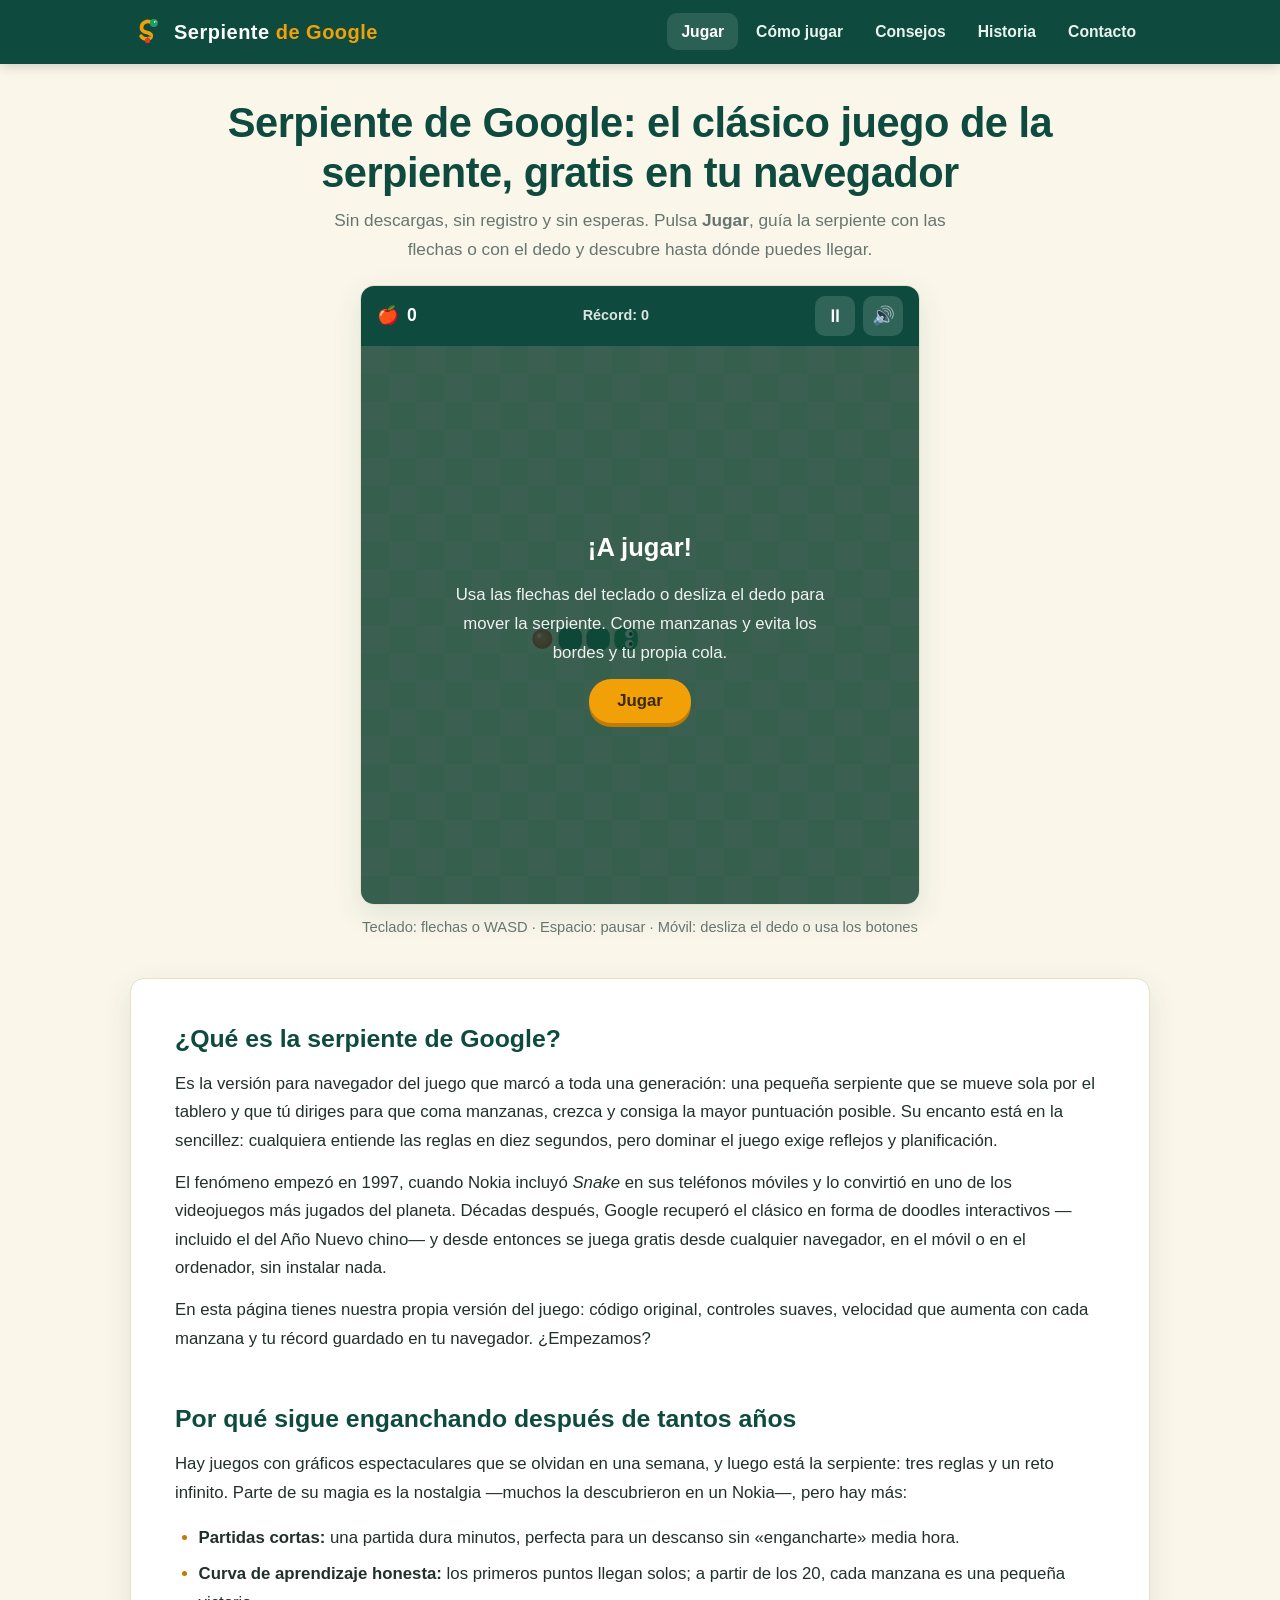
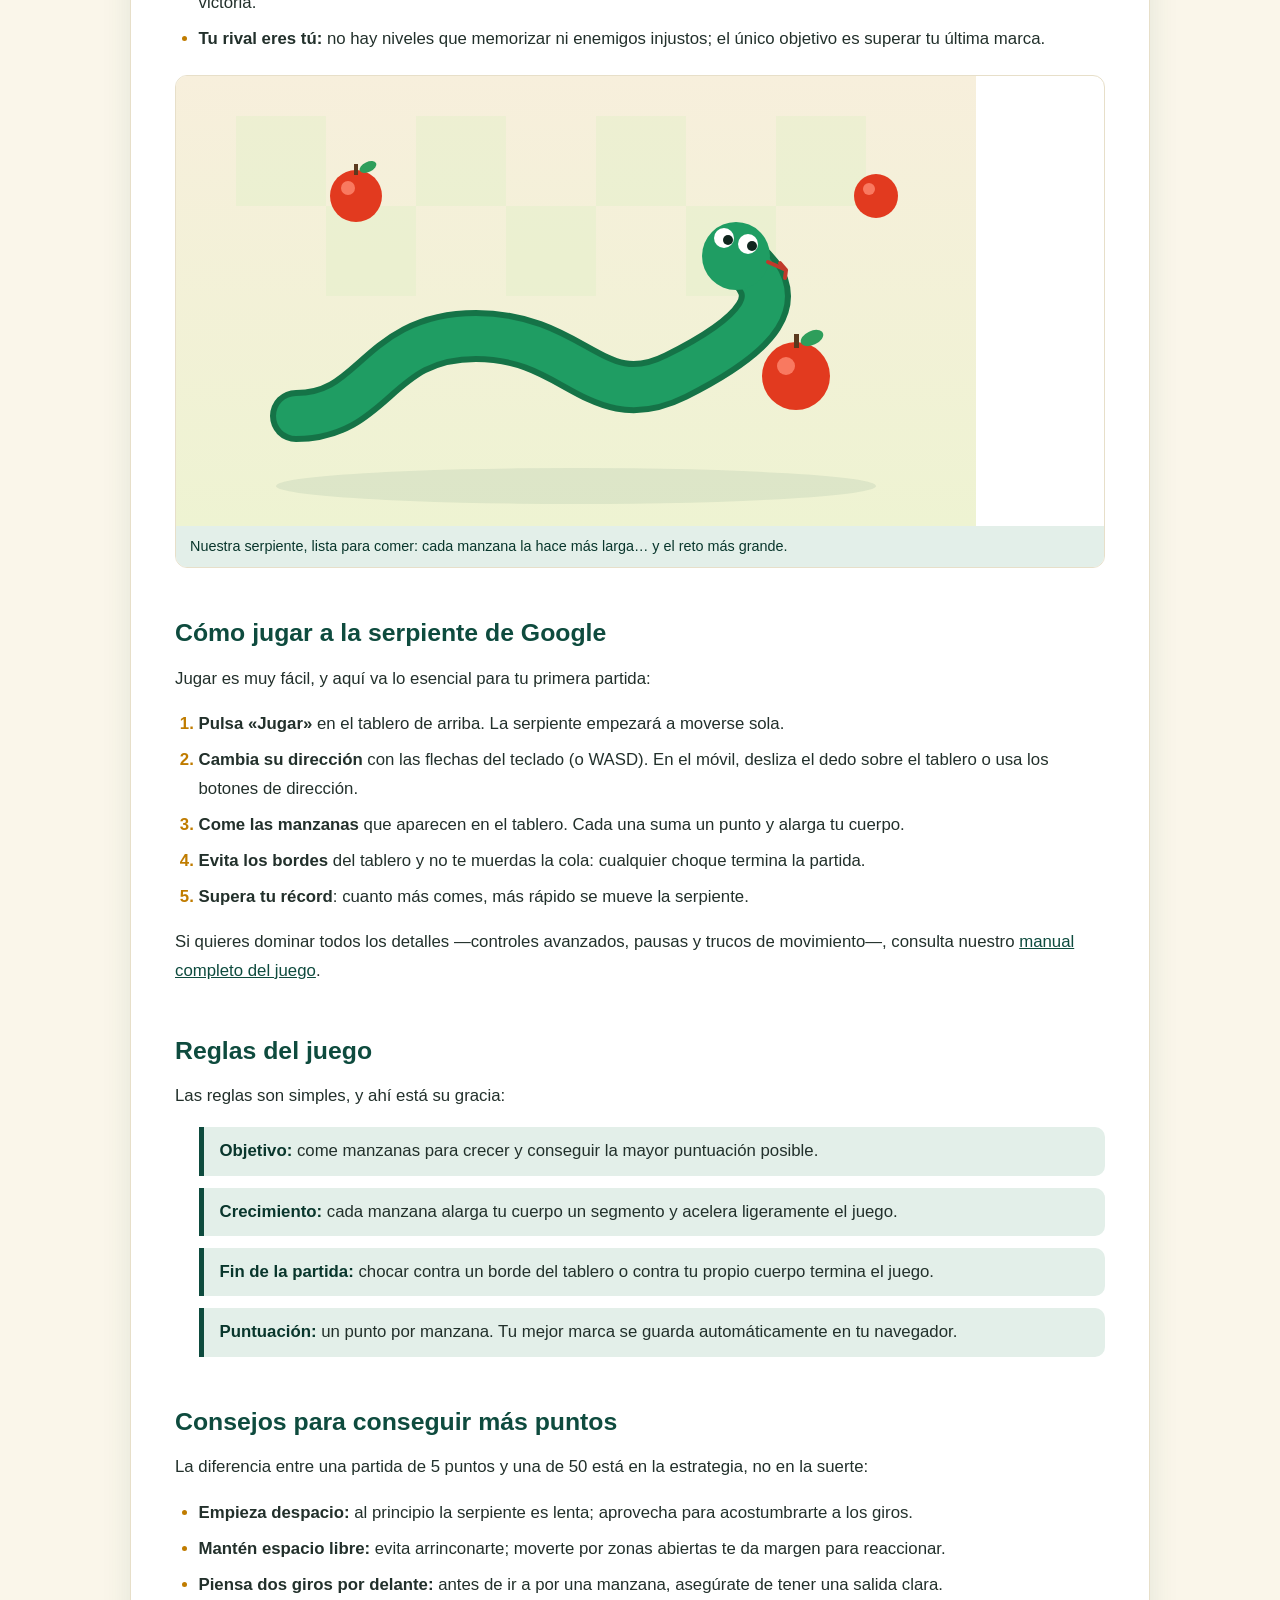
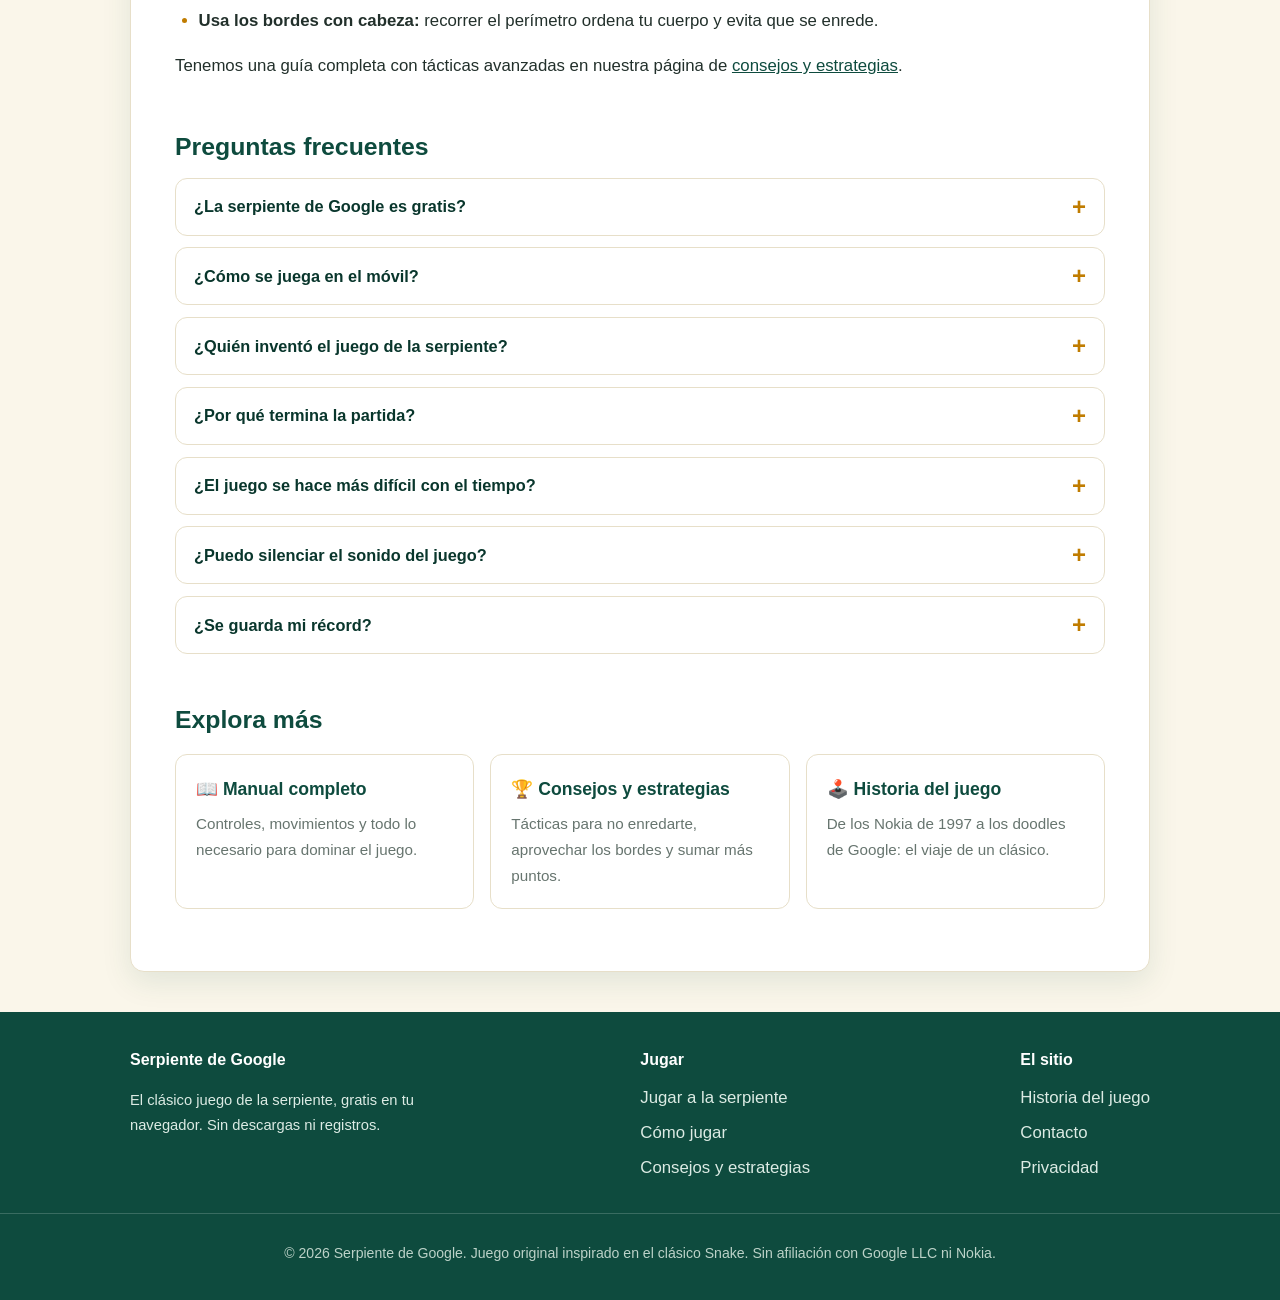
<file: index.html>
<!DOCTYPE html>
<html lang="es">
<head>
  <meta charset="UTF-8">
  <meta name="viewport" content="width=device-width, initial-scale=1.0">
  <title>Serpiente de Google | Juega gratis al clásico juego de la serpiente</title>
  <meta name="description" content="Juega gratis a la serpiente de Google en tu navegador: sin descargas ni registro. Guía la serpiente, come manzanas, evita los bordes y bate tu récord en móvil o PC.">
  <meta name="robots" content="index, follow">
  <link rel="canonical" href="https://serpientedegoogle.vercel.app/">
  <link rel="icon" type="image/svg+xml" href="/assets/img/favicon.svg">
  <meta property="og:type" content="website">
  <meta property="og:locale" content="es_ES">
  <meta property="og:site_name" content="Serpiente de Google">
  <meta property="og:title" content="Serpiente de Google | Juega gratis al clásico juego de la serpiente">
  <meta property="og:description" content="El clásico juego de la serpiente, gratis en tu navegador. Come manzanas, crece y supera tu récord.">
  <meta property="og:url" content="https://serpientedegoogle.vercel.app/">
  <meta property="og:image" content="https://serpientedegoogle.vercel.app/assets/img/og-cover.png">
  <meta property="og:image:width" content="1200">
  <meta property="og:image:height" content="630">
  <meta name="twitter:card" content="summary_large_image">
  <meta name="twitter:title" content="Serpiente de Google | Juega gratis">
  <meta name="twitter:description" content="Guía la serpiente, come manzanas y bate tu récord. Gratis, sin descargas.">
  <meta name="twitter:image" content="https://serpientedegoogle.vercel.app/assets/img/og-cover.png">
  <link rel="stylesheet" href="/assets/css/style.css">
    <!-- Google tag (gtag.js) -->
  <script async src="https://www.googletagmanager.com/gtag/js?id=G-3PC8721N0X"></script>
  <script>
    window.dataLayer = window.dataLayer || [];
    function gtag(){dataLayer.push(arguments);}
    gtag('js', new Date());
  
    gtag('config', 'G-3PC8721N0X');
  </script>
  <script type="application/ld+json">
  {
    "@context": "https://schema.org",
    "@graph": [
      {
        "@type": "WebSite",
        "@id": "https://serpientedegoogle.vercel.app/#website",
        "url": "https://serpientedegoogle.vercel.app/",
        "name": "Serpiente de Google",
        "inLanguage": "es"
      },
      {
        "@type": "Organization",
        "@id": "https://serpientedegoogle.vercel.app/#org",
        "name": "Serpiente de Google",
        "url": "https://serpientedegoogle.vercel.app/",
        "logo": "https://serpientedegoogle.vercel.app/assets/img/logo.svg"
      },
      {
        "@type": "WebPage",
        "@id": "https://serpientedegoogle.vercel.app/#webpage",
        "url": "https://serpientedegoogle.vercel.app/",
        "name": "Serpiente de Google | Juega gratis al clásico juego de la serpiente",
        "description": "Juega gratis a la serpiente de Google en tu navegador: sin descargas ni registro.",
        "inLanguage": "es",
        "isPartOf": { "@id": "https://serpientedegoogle.vercel.app/#website" },
        "about": { "@id": "https://serpientedegoogle.vercel.app/#game" }
      },
      {
        "@type": "VideoGame",
        "@id": "https://serpientedegoogle.vercel.app/#game",
        "name": "Serpiente de Google",
        "url": "https://serpientedegoogle.vercel.app/",
        "applicationCategory": "Game",
        "operatingSystem": "Navegador web",
        "inLanguage": "es",
        "genre": ["Arcade", "Clásico"],
        "playMode": "SinglePlayer",
        "description": "Guía la serpiente con las flechas o el dedo, come manzanas para crecer y evita chocar con los bordes o tu propia cola."
      },
      {
        "@type": "FAQPage",
        "@id": "https://serpientedegoogle.vercel.app/#faq",
        "mainEntity": [
          {
            "@type": "Question",
            "name": "¿La serpiente de Google es gratis?",
            "acceptedAnswer": { "@type": "Answer", "text": "Sí. La versión de la serpiente de Google de este sitio es completamente gratis: no necesitas descargar nada, crear una cuenta ni pagar. Solo abre la página y pulsa Jugar." }
          },
          {
            "@type": "Question",
            "name": "¿Cómo se juega en el móvil?",
            "acceptedAnswer": { "@type": "Answer", "text": "De dos formas: deslizando el dedo sobre el tablero en la dirección que quieras ir, o tocando los botones de dirección que aparecen debajo del juego en pantallas táctiles. La mecánica es idéntica a la del ordenador." }
          },
          {
            "@type": "Question",
            "name": "¿Quién inventó el juego de la serpiente?",
            "acceptedAnswer": { "@type": "Answer", "text": "La versión que lo hizo mundialmente famoso fue Snake en los teléfonos Nokia de 1997, programada por Taneli Armanto. El concepto viene de juegos arcade anteriores como Blockade (1976)." }
          },
          {
            "@type": "Question",
            "name": "¿Por qué termina la partida?",
            "acceptedAnswer": { "@type": "Answer", "text": "La partida termina cuando la cabeza de la serpiente choca contra el borde del tablero o contra cualquier parte de su propio cuerpo. No hay vidas ni continuaciones: cada partida es un intento nuevo de batir tu récord." }
          },
          {
            "@type": "Question",
            "name": "¿El juego se hace más difícil con el tiempo?",
            "acceptedAnswer": { "@type": "Answer", "text": "Sí. Cada manzana que comes acelera un poco a la serpiente, así que las partidas largas se vuelven progresivamente más frenéticas." }
          },
          {
            "@type": "Question",
            "name": "¿Puedo silenciar el sonido del juego?",
            "acceptedAnswer": { "@type": "Answer", "text": "Sí. En la barra superior del tablero hay un botón con un altavoz para activar o silenciar los efectos de sonido cuando quieras." }
          },
          {
            "@type": "Question",
            "name": "¿Se guarda mi récord?",
            "acceptedAnswer": { "@type": "Answer", "text": "Sí. Tu mejor puntuación se guarda automáticamente en tu propio navegador, así que la verás cada vez que vuelvas a jugar desde el mismo dispositivo." }
          }
        ]
      }
    ]
  }
  </script>
</head>
<body>

<header class="site-header">
  <div class="wrap">
    <a class="brand" href="/">
      <img src="/assets/img/logo.svg" alt="Logotipo de Serpiente de Google" width="34" height="34">
      <span>Serpiente <em>de Google</em></span>
    </a>
    <button class="nav-toggle" aria-expanded="false" aria-controls="main-nav" aria-label="Abrir menú">☰</button>
    <nav class="main-nav" id="main-nav" aria-label="Navegación principal">
      <ul>
        <li><a href="/" aria-current="page">Jugar</a></li>
        <li><a href="/como-jugar">Cómo jugar</a></li>
        <li><a href="/consejos">Consejos</a></li>
        <li><a href="/historia">Historia</a></li>
        <li><a href="/contacto">Contacto</a></li>
      </ul>
    </nav>
  </div>
</header>

<main class="wrap">

  <section class="hero">
    <h1>Serpiente de Google: el clásico juego de la serpiente, gratis en tu navegador</h1>
    <p class="lede">Sin descargas, sin registro y sin esperas. Pulsa <strong>Jugar</strong>, guía la serpiente con las flechas o con el dedo y descubre hasta dónde puedes llegar.</p>

    <div class="game-shell" id="juego">
      <div class="game-bar">
        <div class="score"><span aria-hidden="true">🍎</span><span><span id="game-score">0</span></span></div>
        <div class="best">Récord: <span id="game-best">0</span></div>
        <div class="controls">
          <button class="icon-btn" id="game-pause" aria-label="Pausar o continuar el juego">⏸</button>
          <button class="icon-btn" id="game-sound" aria-label="Silenciar sonido">🔊</button>
        </div>
      </div>
      <div class="game-board-wrap">
        <canvas id="game-canvas" tabindex="0" role="img" aria-label="Tablero del juego de la serpiente. Usa las flechas del teclado para moverte."></canvas>
        <div class="game-overlay" id="game-overlay" hidden>
          <h2 id="game-overlay-title">¡A jugar!</h2>
          <p id="game-overlay-text"></p>
          <button class="btn" id="game-overlay-btn">Jugar</button>
        </div>
      </div>
      <div class="dpad" aria-label="Controles táctiles">
        <button class="up" data-dx="0" data-dy="-1" aria-label="Arriba">▲</button>
        <button class="left" data-dx="-1" data-dy="0" aria-label="Izquierda">◀</button>
        <button class="down" data-dx="0" data-dy="1" aria-label="Abajo">▼</button>
        <button class="right" data-dx="1" data-dy="0" aria-label="Derecha">▶</button>
      </div>
    </div>
    <p class="game-hint">Teclado: flechas o WASD · Espacio: pausar · Móvil: desliza el dedo o usa los botones</p>
  </section>

  <article class="content-card">
    <h2>¿Qué es la serpiente de Google?</h2>
    <p>Es la versión para navegador del juego que marcó a toda una generación: una pequeña serpiente que se mueve sola por el tablero y que tú diriges para que coma manzanas, crezca y consiga la mayor puntuación posible. Su encanto está en la sencillez: cualquiera entiende las reglas en diez segundos, pero dominar el juego exige reflejos y planificación.</p>
    <p>El fenómeno empezó en 1997, cuando Nokia incluyó <em>Snake</em> en sus teléfonos móviles y lo convirtió en uno de los videojuegos más jugados del planeta. Décadas después, Google recuperó el clásico en forma de doodles interactivos —incluido el del Año Nuevo chino— y desde entonces se juega gratis desde cualquier navegador, en el móvil o en el ordenador, sin instalar nada.</p>
    <p>En esta página tienes nuestra propia versión del juego: código original, controles suaves, velocidad que aumenta con cada manzana y tu récord guardado en tu navegador. ¿Empezamos?</p>

    <h2>Por qué sigue enganchando después de tantos años</h2>
    <p>Hay juegos con gráficos espectaculares que se olvidan en una semana, y luego está la serpiente: tres reglas y un reto infinito. Parte de su magia es la nostalgia —muchos la descubrieron en un Nokia—, pero hay más:</p>
    <ul>
      <li><strong>Partidas cortas:</strong> una partida dura minutos, perfecta para un descanso sin «engancharte» media hora.</li>
      <li><strong>Curva de aprendizaje honesta:</strong> los primeros puntos llegan solos; a partir de los 20, cada manzana es una pequeña victoria.</li>
      <li><strong>Tu rival eres tú:</strong> no hay niveles que memorizar ni enemigos injustos; el único objetivo es superar tu última marca.</li>
    </ul>

    <figure class="figure">
      <img src="/assets/img/snake-hero.svg" alt="Ilustración de una serpiente verde comiendo manzanas rojas" width="800" height="450" loading="lazy">
      <figcaption>Nuestra serpiente, lista para comer: cada manzana la hace más larga… y el reto más grande.</figcaption>
    </figure>

    <h2>Cómo jugar a la serpiente de Google</h2>
    <p>Jugar es muy fácil, y aquí va lo esencial para tu primera partida:</p>
    <ol>
      <li><strong>Pulsa «Jugar»</strong> en el tablero de arriba. La serpiente empezará a moverse sola.</li>
      <li><strong>Cambia su dirección</strong> con las flechas del teclado (o WASD). En el móvil, desliza el dedo sobre el tablero o usa los botones de dirección.</li>
      <li><strong>Come las manzanas</strong> que aparecen en el tablero. Cada una suma un punto y alarga tu cuerpo.</li>
      <li><strong>Evita los bordes</strong> del tablero y no te muerdas la cola: cualquier choque termina la partida.</li>
      <li><strong>Supera tu récord</strong>: cuanto más comes, más rápido se mueve la serpiente.</li>
    </ol>
    <p>Si quieres dominar todos los detalles —controles avanzados, pausas y trucos de movimiento—, consulta nuestro <a href="/como-jugar">manual completo del juego</a>.</p>

    <h2>Reglas del juego</h2>
    <p>Las reglas son simples, y ahí está su gracia:</p>
    <ul class="rule-list">
      <li><strong>Objetivo:</strong> come manzanas para crecer y conseguir la mayor puntuación posible.</li>
      <li><strong>Crecimiento:</strong> cada manzana alarga tu cuerpo un segmento y acelera ligeramente el juego.</li>
      <li><strong>Fin de la partida:</strong> chocar contra un borde del tablero o contra tu propio cuerpo termina el juego.</li>
      <li><strong>Puntuación:</strong> un punto por manzana. Tu mejor marca se guarda automáticamente en tu navegador.</li>
    </ul>

    <h2>Consejos para conseguir más puntos</h2>
    <p>La diferencia entre una partida de 5 puntos y una de 50 está en la estrategia, no en la suerte:</p>
    <ul>
      <li><strong>Empieza despacio:</strong> al principio la serpiente es lenta; aprovecha para acostumbrarte a los giros.</li>
      <li><strong>Mantén espacio libre:</strong> evita arrinconarte; moverte por zonas abiertas te da margen para reaccionar.</li>
      <li><strong>Piensa dos giros por delante:</strong> antes de ir a por una manzana, asegúrate de tener una salida clara.</li>
      <li><strong>Usa los bordes con cabeza:</strong> recorrer el perímetro ordena tu cuerpo y evita que se enrede.</li>
    </ul>
    <p>Tenemos una guía completa con tácticas avanzadas en nuestra página de <a href="/consejos">consejos y estrategias</a>.</p>

    <h2>Preguntas frecuentes</h2>

    <div class="faq-item">
      <button class="faq-q">¿La serpiente de Google es gratis?</button>
      <div class="faq-a"><p>Sí, totalmente gratis. No necesitas descargar nada, crear una cuenta ni pagar. Abres la página, pulsas «Jugar» y listo.</p></div>
    </div>
    <div class="faq-item">
      <button class="faq-q">¿Cómo se juega en el móvil?</button>
      <div class="faq-a"><p>De dos formas: deslizando el dedo sobre el tablero en la dirección que quieras ir, o tocando los botones de dirección que aparecen debajo del juego en pantallas táctiles. La mecánica es idéntica a la del ordenador.</p></div>
    </div>
    <div class="faq-item">
      <button class="faq-q">¿Quién inventó el juego de la serpiente?</button>
      <div class="faq-a"><p>La versión que lo hizo mundialmente famoso fue <em>Snake</em> en los Nokia de 1997, programada por Taneli Armanto. La idea viene de arcades anteriores como <em>Blockade</em> (1976). Puedes leer la historia completa en nuestra página sobre la <a href="/historia">historia del juego de la serpiente</a>.</p></div>
    </div>
    <div class="faq-item">
      <button class="faq-q">¿Por qué termina la partida?</button>
      <div class="faq-a"><p>La partida termina cuando la cabeza de la serpiente choca contra el borde del tablero o contra cualquier parte de su propio cuerpo. No hay vidas ni continuaciones: cada partida es un intento nuevo de batir tu récord.</p></div>
    </div>
    <div class="faq-item">
      <button class="faq-q">¿El juego se hace más difícil con el tiempo?</button>
      <div class="faq-a"><p>Sí. Cada manzana que comes acelera un poco a la serpiente, así que las partidas largas se vuelven progresivamente más frenéticas. Por eso conviene mantener siempre una zona de escape libre delante de la cabeza y no apurar los giros cuando la velocidad aprieta.</p></div>
    </div>
    <div class="faq-item">
      <button class="faq-q">¿Puedo silenciar el sonido del juego?</button>
      <div class="faq-a"><p>Sí. En la barra superior del tablero hay un botón con un altavoz: tócalo para activar o silenciar los efectos de sonido cuando quieras, sin necesidad de pausar la partida.</p></div>
    </div>
    <div class="faq-item">
      <button class="faq-q">¿Se guarda mi récord?</button>
      <div class="faq-a"><p>Sí. Tu mejor puntuación se guarda automáticamente en tu propio navegador (no se envía a ningún servidor), así que la verás cada vez que vuelvas a jugar desde el mismo dispositivo. Consulta nuestra <a href="/privacidad">política de privacidad</a> para más detalles.</p></div>
    </div>

    <h2>Explora más</h2>
    <div class="card-grid">
      <a class="card" href="/como-jugar">
        <h3>📖 Manual completo</h3>
        <p>Controles, movimientos y todo lo necesario para dominar el juego.</p>
      </a>
      <a class="card" href="/consejos">
        <h3>🏆 Consejos y estrategias</h3>
        <p>Tácticas para no enredarte, aprovechar los bordes y sumar más puntos.</p>
      </a>
      <a class="card" href="/historia">
        <h3>🕹️ Historia del juego</h3>
        <p>De los Nokia de 1997 a los doodles de Google: el viaje de un clásico.</p>
      </a>
    </div>
  </article>

</main>

<footer class="site-footer">
  <div class="wrap">
    <div class="footer-brand">
      <h3>Serpiente de Google</h3>
      <p>El clásico juego de la serpiente, gratis en tu navegador. Sin descargas ni registros.</p>
    </div>
    <div>
      <h3>Jugar</h3>
      <ul>
        <li><a href="/">Jugar a la serpiente</a></li>
        <li><a href="/como-jugar">Cómo jugar</a></li>
        <li><a href="/consejos">Consejos y estrategias</a></li>
      </ul>
    </div>
    <div>
      <h3>El sitio</h3>
      <ul>
        <li><a href="/historia">Historia del juego</a></li>
        <li><a href="/contacto">Contacto</a></li>
        <li><a href="/privacidad">Privacidad</a></li>
      </ul>
    </div>
  </div>
  <div class="footer-bottom">
    <p>© <span data-year>2026</span> Serpiente de Google. Juego original inspirado en el clásico Snake. Sin afiliación con Google LLC ni Nokia.</p>
  </div>
</footer>

<script src="/assets/js/main.js" defer></script>
<script src="/assets/js/game.js" defer></script>
</body>
</html>
</file>
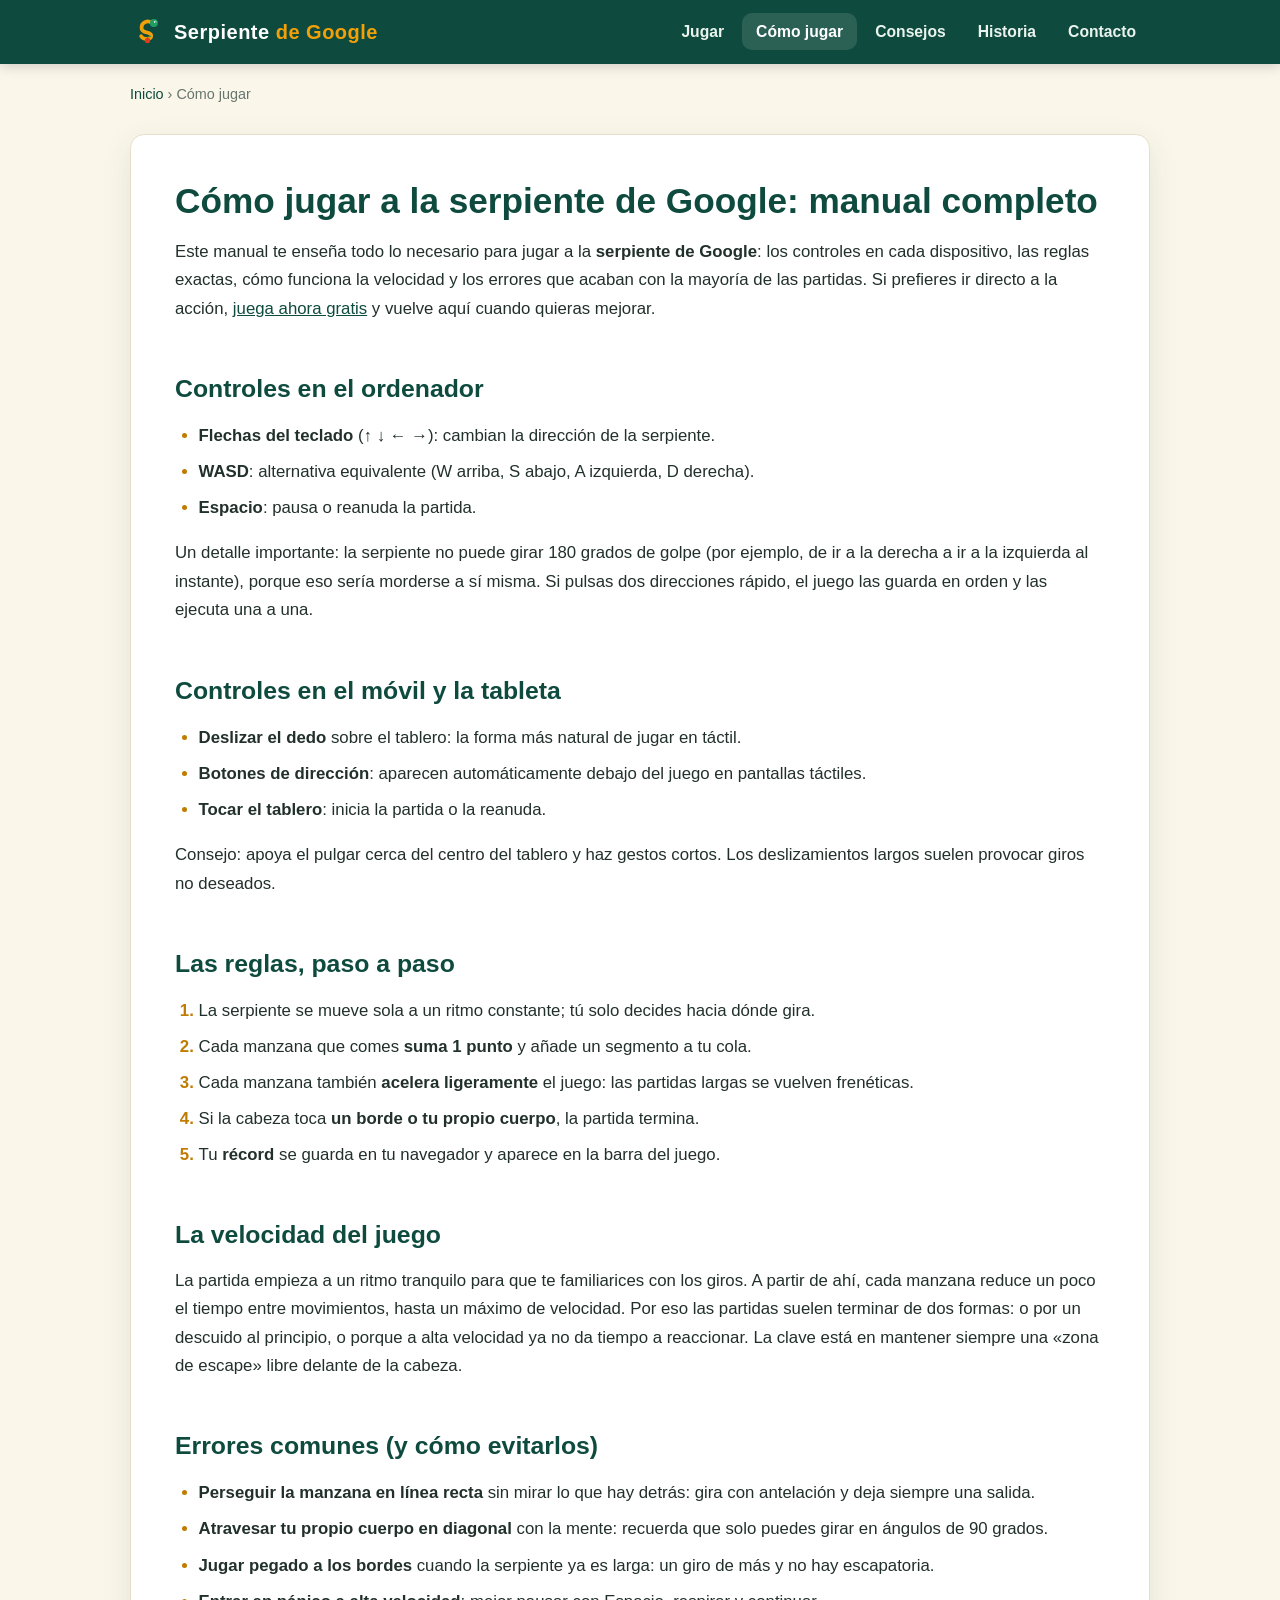
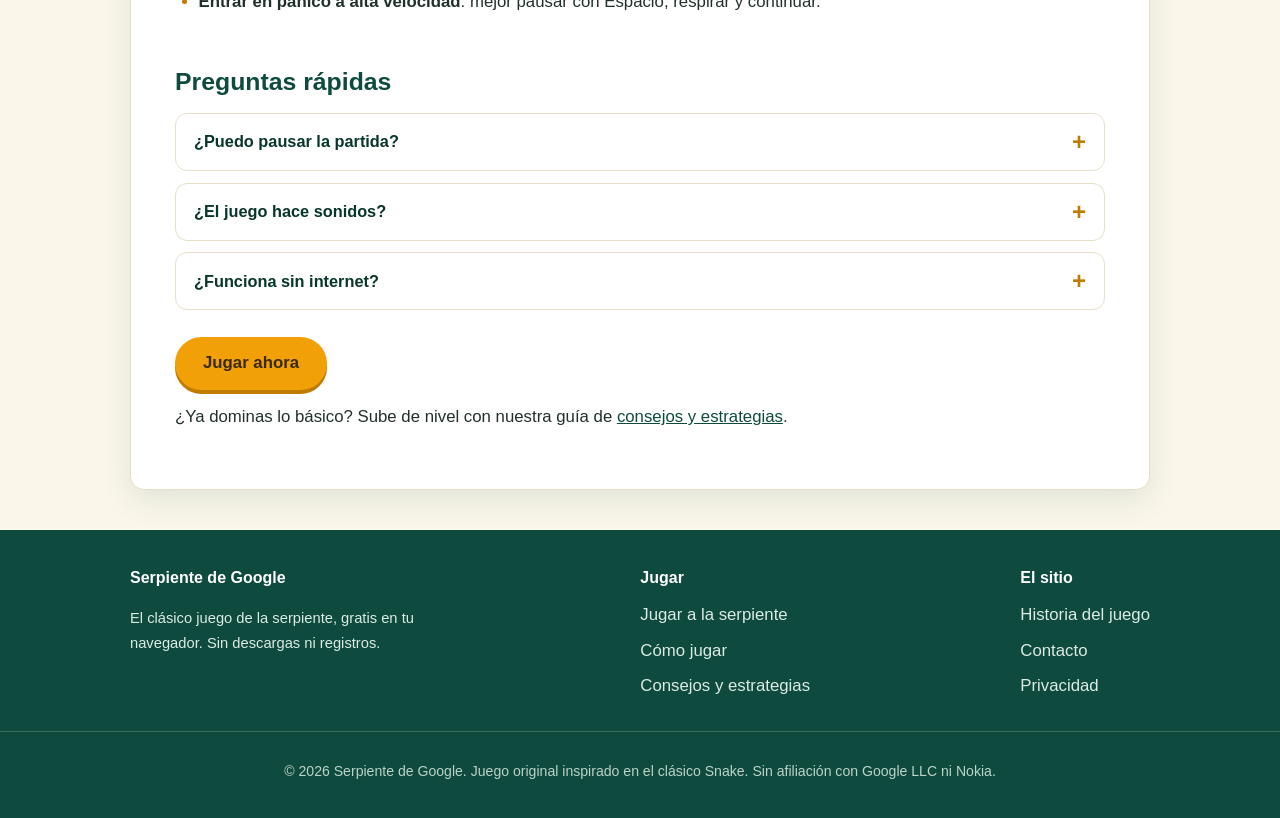
<file: como-jugar.html>
<!DOCTYPE html>
<html lang="es">
<head>
  <meta charset="UTF-8">
  <meta name="viewport" content="width=device-width, initial-scale=1.0">
  <title>Cómo jugar a la serpiente de Google: manual completo y controles</title>
  <meta name="description" content="Manual completo de la serpiente de Google: controles en PC y móvil, reglas, velocidad, pausas y errores comunes. Aprende a jugar paso a paso.">
  <meta name="robots" content="index, follow">
  <link rel="canonical" href="https://serpientedegoogle.vercel.app/como-jugar">
  <link rel="icon" type="image/svg+xml" href="/assets/img/favicon.svg">
  <meta property="og:type" content="article">
  <meta property="og:locale" content="es_ES">
  <meta property="og:site_name" content="Serpiente de Google">
  <meta property="og:title" content="Cómo jugar a la serpiente de Google: manual completo">
  <meta property="og:description" content="Controles en PC y móvil, reglas y trucos para dominar la serpiente de Google.">
  <meta property="og:url" content="https://serpientedegoogle.vercel.app/como-jugar">
  <meta property="og:image" content="https://serpientedegoogle.vercel.app/assets/img/og-cover.png">
  <meta name="twitter:card" content="summary_large_image">
  <link rel="stylesheet" href="/assets/css/style.css">
  <script type="application/ld+json">
  {
    "@context": "https://schema.org",
    "@graph": [
      {
        "@type": "WebSite",
        "@id": "https://serpientedegoogle.vercel.app/#website",
        "url": "https://serpientedegoogle.vercel.app/",
        "name": "Serpiente de Google",
        "inLanguage": "es"
      },
      {
        "@type": "WebPage",
        "@id": "https://serpientedegoogle.vercel.app/como-jugar#webpage",
        "url": "https://serpientedegoogle.vercel.app/como-jugar",
        "name": "Cómo jugar a la serpiente de Google: manual completo y controles",
        "inLanguage": "es",
        "isPartOf": { "@id": "https://serpientedegoogle.vercel.app/#website" },
        "breadcrumb": { "@id": "https://serpientedegoogle.vercel.app/como-jugar#breadcrumb" }
      },
      {
        "@type": "BreadcrumbList",
        "@id": "https://serpientedegoogle.vercel.app/como-jugar#breadcrumb",
        "itemListElement": [
          { "@type": "ListItem", "position": 1, "name": "Inicio", "item": "https://serpientedegoogle.vercel.app/" },
          { "@type": "ListItem", "position": 2, "name": "Cómo jugar", "item": "https://serpientedegoogle.vercel.app/como-jugar" }
        ]
      },
      {
        "@type": "HowTo",
        "@id": "https://serpientedegoogle.vercel.app/como-jugar#howto",
        "name": "Cómo jugar a la serpiente de Google",
        "description": "Guía paso a paso para jugar a la serpiente de Google en el ordenador y en el móvil.",
        "inLanguage": "es",
        "step": [
          { "@type": "HowToStep", "name": "Inicia la partida", "text": "Pulsa el botón Jugar en el tablero. La serpiente empezará a moverse sola hacia la derecha." },
          { "@type": "HowToStep", "name": "Dirige la serpiente", "text": "Usa las flechas del teclado o las teclas WASD en el ordenador. En el móvil, desliza el dedo sobre el tablero o usa los botones de dirección." },
          { "@type": "HowToStep", "name": "Come las manzanas", "text": "Dirige la cabeza de la serpiente hacia la manzana. Cada una suma un punto y alarga tu cuerpo un segmento." },
          { "@type": "HowToStep", "name": "Evita chocar", "text": "No toques los bordes del tablero ni tu propio cuerpo: cualquier choque termina la partida." },
          { "@type": "HowToStep", "name": "Supera tu récord", "text": "Cada manzana acelera un poco el juego. Tu mejor puntuación se guarda automáticamente en tu navegador." }
        ]
      }
    ]
  }
  </script>
</head>
<body>

<header class="site-header">
  <div class="wrap">
    <a class="brand" href="/">
      <img src="/assets/img/logo.svg" alt="Logotipo de Serpiente de Google" width="34" height="34">
      <span>Serpiente <em>de Google</em></span>
    </a>
    <button class="nav-toggle" aria-expanded="false" aria-controls="main-nav" aria-label="Abrir menú">☰</button>
    <nav class="main-nav" id="main-nav" aria-label="Navegación principal">
      <ul>
        <li><a href="/">Jugar</a></li>
        <li><a href="/como-jugar" aria-current="page">Cómo jugar</a></li>
        <li><a href="/consejos">Consejos</a></li>
        <li><a href="/historia">Historia</a></li>
        <li><a href="/contacto">Contacto</a></li>
      </ul>
    </nav>
  </div>
</header>

<main class="wrap">
  <nav class="breadcrumbs" aria-label="Migas de pan"><a href="/">Inicio</a> › Cómo jugar</nav>

  <article class="content-card">
    <h1 style="color:var(--primary);font-size:clamp(1.6rem,3.5vw,2.2rem);margin:0 0 .4em;line-height:1.25;">Cómo jugar a la serpiente de Google: manual completo</h1>
    <p>Este manual te enseña todo lo necesario para jugar a la <strong>serpiente de Google</strong>: los controles en cada dispositivo, las reglas exactas, cómo funciona la velocidad y los errores que acaban con la mayoría de las partidas. Si prefieres ir directo a la acción, <a href="/">juega ahora gratis</a> y vuelve aquí cuando quieras mejorar.</p>

    <h2>Controles en el ordenador</h2>
    <ul>
      <li><strong>Flechas del teclado</strong> (↑ ↓ ← →): cambian la dirección de la serpiente.</li>
      <li><strong>WASD</strong>: alternativa equivalente (W arriba, S abajo, A izquierda, D derecha).</li>
      <li><strong>Espacio</strong>: pausa o reanuda la partida.</li>
    </ul>
    <p>Un detalle importante: la serpiente no puede girar 180 grados de golpe (por ejemplo, de ir a la derecha a ir a la izquierda al instante), porque eso sería morderse a sí misma. Si pulsas dos direcciones rápido, el juego las guarda en orden y las ejecuta una a una.</p>

    <h2>Controles en el móvil y la tableta</h2>
    <ul>
      <li><strong>Deslizar el dedo</strong> sobre el tablero: la forma más natural de jugar en táctil.</li>
      <li><strong>Botones de dirección</strong>: aparecen automáticamente debajo del juego en pantallas táctiles.</li>
      <li><strong>Tocar el tablero</strong>: inicia la partida o la reanuda.</li>
    </ul>
    <p>Consejo: apoya el pulgar cerca del centro del tablero y haz gestos cortos. Los deslizamientos largos suelen provocar giros no deseados.</p>

    <h2>Las reglas, paso a paso</h2>
    <ol>
      <li>La serpiente se mueve sola a un ritmo constante; tú solo decides hacia dónde gira.</li>
      <li>Cada manzana que comes <strong>suma 1 punto</strong> y añade un segmento a tu cola.</li>
      <li>Cada manzana también <strong>acelera ligeramente</strong> el juego: las partidas largas se vuelven frenéticas.</li>
      <li>Si la cabeza toca <strong>un borde o tu propio cuerpo</strong>, la partida termina.</li>
      <li>Tu <strong>récord</strong> se guarda en tu navegador y aparece en la barra del juego.</li>
    </ol>

    <h2>La velocidad del juego</h2>
    <p>La partida empieza a un ritmo tranquilo para que te familiarices con los giros. A partir de ahí, cada manzana reduce un poco el tiempo entre movimientos, hasta un máximo de velocidad. Por eso las partidas suelen terminar de dos formas: o por un descuido al principio, o porque a alta velocidad ya no da tiempo a reaccionar. La clave está en mantener siempre una «zona de escape» libre delante de la cabeza.</p>

    <h2>Errores comunes (y cómo evitarlos)</h2>
    <ul>
      <li><strong>Perseguir la manzana en línea recta</strong> sin mirar lo que hay detrás: gira con antelación y deja siempre una salida.</li>
      <li><strong>Atravesar tu propio cuerpo en diagonal</strong> con la mente: recuerda que solo puedes girar en ángulos de 90 grados.</li>
      <li><strong>Jugar pegado a los bordes</strong> cuando la serpiente ya es larga: un giro de más y no hay escapatoria.</li>
      <li><strong>Entrar en pánico a alta velocidad</strong>: mejor pausar con Espacio, respirar y continuar.</li>
    </ul>

    <h2>Preguntas rápidas</h2>
    <div class="faq-item">
      <button class="faq-q">¿Puedo pausar la partida?</button>
      <div class="faq-a"><p>Sí: pulsa el botón de pausa en la barra del juego o la tecla Espacio. Al reanudar, la serpiente sigue donde la dejaste.</p></div>
    </div>
    <div class="faq-item">
      <button class="faq-q">¿El juego hace sonidos?</button>
      <div class="faq-a"><p>Sí, hay un pequeño sonido al comer y al terminar la partida. Puedes silenciarlo con el botón del altavoz en la barra del juego.</p></div>
    </div>
    <div class="faq-item">
      <button class="faq-q">¿Funciona sin internet?</button>
      <div class="faq-a"><p>Necesitas conexión para cargar la página la primera vez. Después, el juego se ejecuta por completo en tu navegador.</p></div>
    </div>

    <p style="margin-top:1.6em;"><a class="btn" href="/">Jugar ahora</a></p>
    <p>¿Ya dominas lo básico? Sube de nivel con nuestra guía de <a href="/consejos">consejos y estrategias</a>.</p>
  </article>
</main>

<footer class="site-footer">
  <div class="wrap">
    <div class="footer-brand">
      <h3>Serpiente de Google</h3>
      <p>El clásico juego de la serpiente, gratis en tu navegador. Sin descargas ni registros.</p>
    </div>
    <div>
      <h3>Jugar</h3>
      <ul>
        <li><a href="/">Jugar a la serpiente</a></li>
        <li><a href="/como-jugar">Cómo jugar</a></li>
        <li><a href="/consejos">Consejos y estrategias</a></li>
      </ul>
    </div>
    <div>
      <h3>El sitio</h3>
      <ul>
        <li><a href="/historia">Historia del juego</a></li>
        <li><a href="/contacto">Contacto</a></li>
        <li><a href="/privacidad">Privacidad</a></li>
      </ul>
    </div>
  </div>
  <div class="footer-bottom">
    <p>© <span data-year>2026</span> Serpiente de Google. Juego original inspirado en el clásico Snake. Sin afiliación con Google LLC ni Nokia.</p>
  </div>
</footer>

<script src="/assets/js/main.js" defer></script>
</body>
</html>
</file>
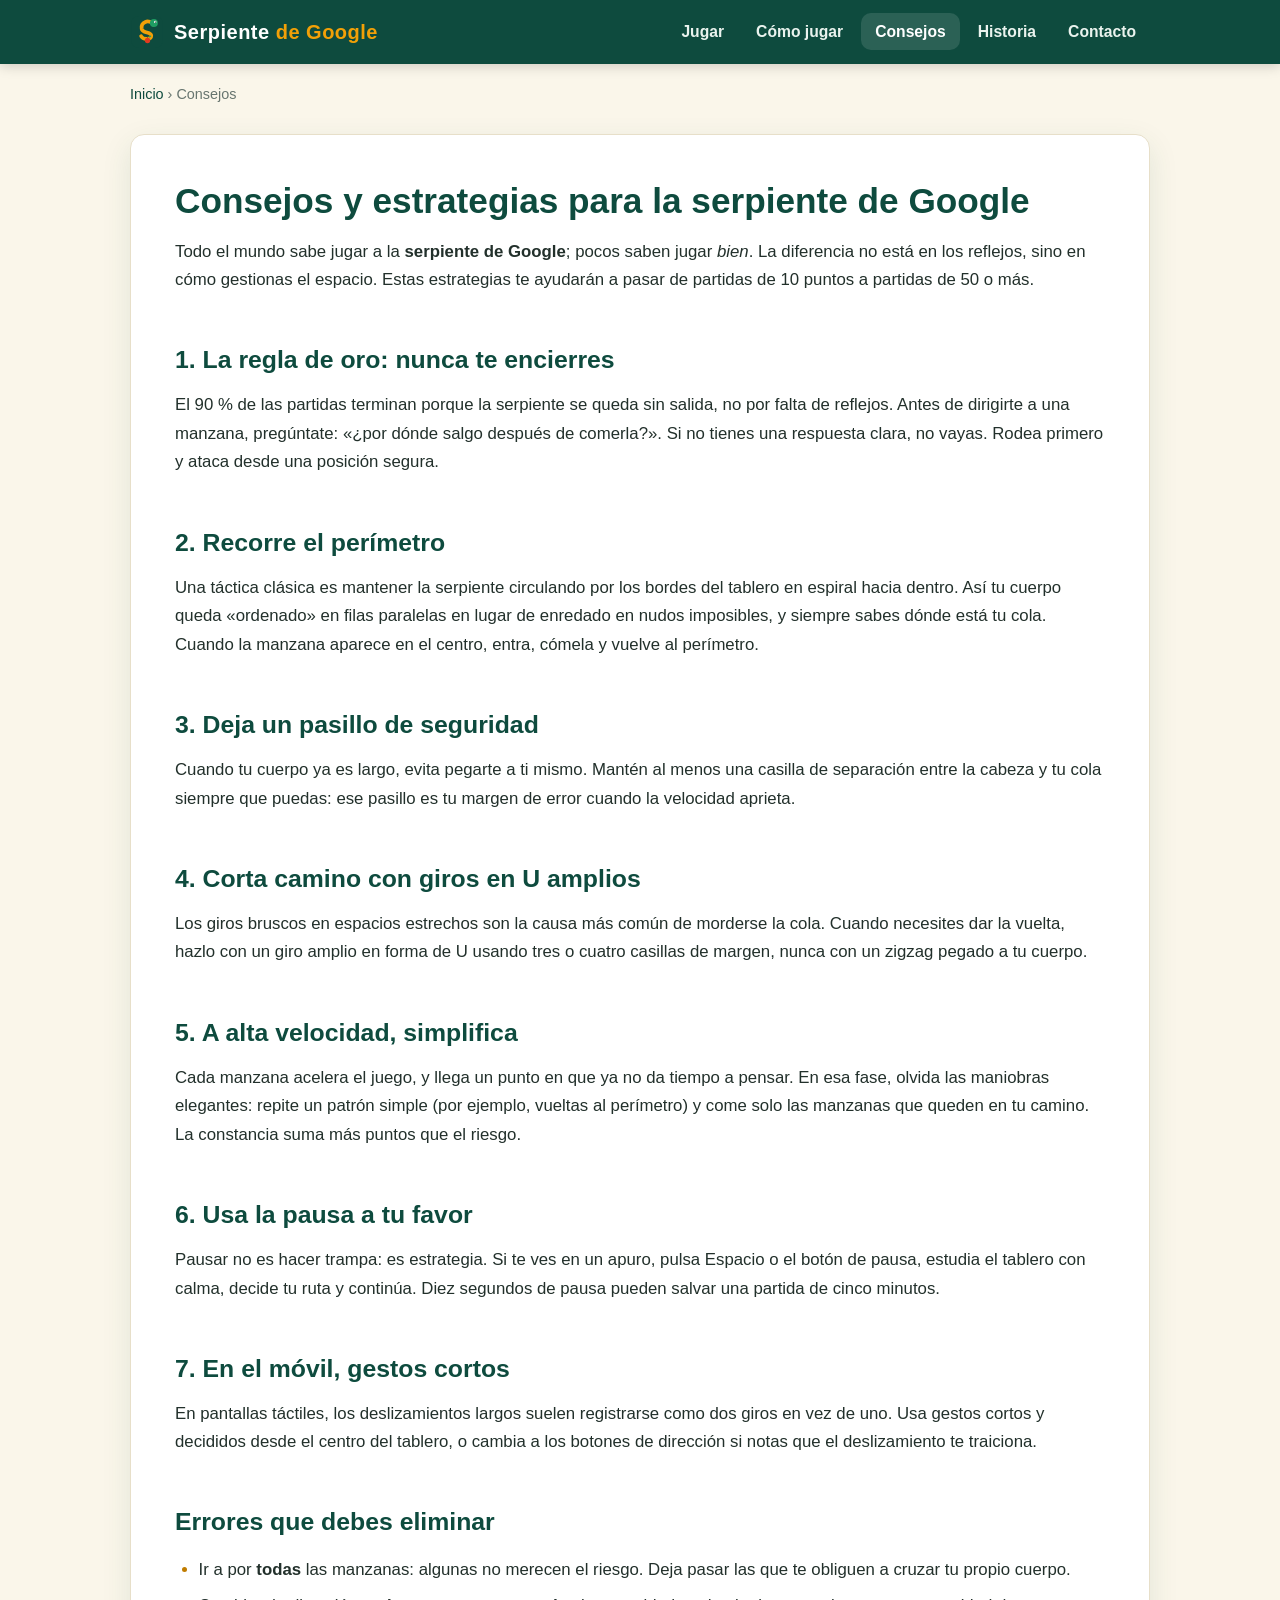
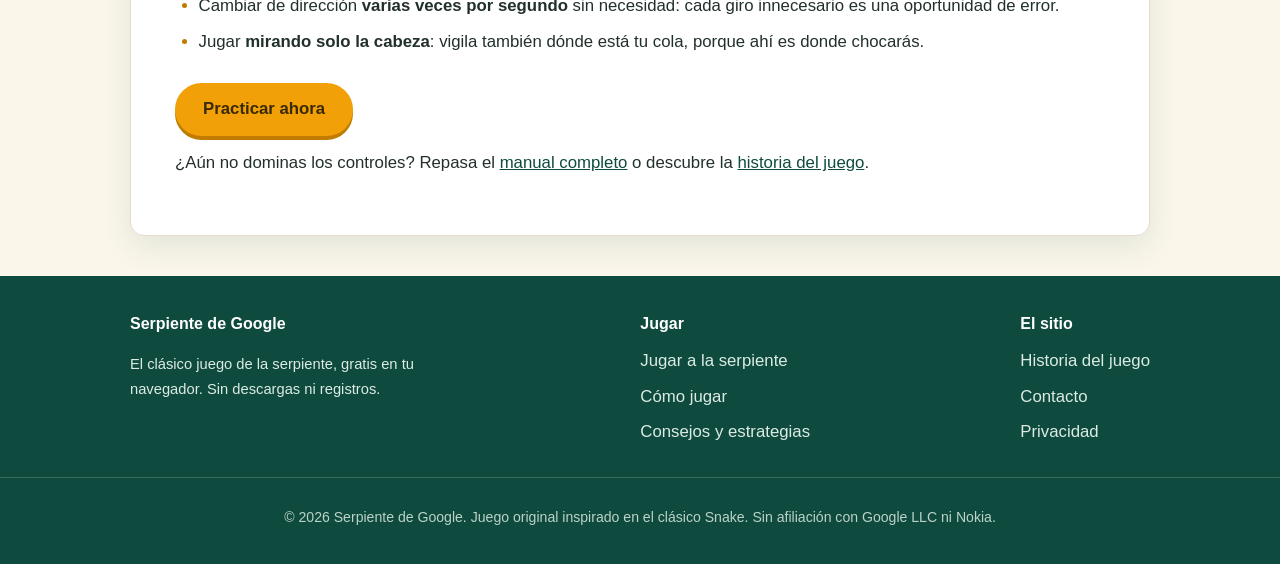
<file: consejos.html>
<!DOCTYPE html>
<html lang="es">
<head>
  <meta charset="UTF-8">
  <meta name="viewport" content="width=device-width, initial-scale=1.0">
  <title>Consejos y estrategias para la serpiente de Google: consigue más puntos</title>
  <meta name="description" content="Estrategias para dominar la serpiente de Google: cómo no enredarte, usar los bordes, planificar giros y sobrevivir a alta velocidad.">
  <meta name="robots" content="index, follow">
  <link rel="canonical" href="https://serpientedegoogle.vercel.app/consejos">
  <link rel="icon" type="image/svg+xml" href="/assets/img/favicon.svg">
  <meta property="og:type" content="article">
  <meta property="og:locale" content="es_ES">
  <meta property="og:site_name" content="Serpiente de Google">
  <meta property="og:title" content="Consejos y estrategias para la serpiente de Google">
  <meta property="og:description" content="Tácticas para no enredarte, aprovechar los bordes y sumar más puntos.">
  <meta property="og:url" content="https://serpientedegoogle.vercel.app/consejos">
  <meta property="og:image" content="https://serpientedegoogle.vercel.app/assets/img/og-cover.png">
  <meta name="twitter:card" content="summary_large_image">
  <link rel="stylesheet" href="/assets/css/style.css">
  <script type="application/ld+json">
  {
    "@context": "https://schema.org",
    "@graph": [
      {
        "@type": "WebSite",
        "@id": "https://serpientedegoogle.vercel.app/#website",
        "url": "https://serpientedegoogle.vercel.app/",
        "name": "Serpiente de Google",
        "inLanguage": "es"
      },
      {
        "@type": "Article",
        "@id": "https://serpientedegoogle.vercel.app/consejos#article",
        "headline": "Consejos y estrategias para la serpiente de Google",
        "description": "Estrategias para dominar la serpiente de Google y conseguir más puntos.",
        "inLanguage": "es",
        "mainEntityOfPage": "https://serpientedegoogle.vercel.app/consejos"
      },
      {
        "@type": "BreadcrumbList",
        "@id": "https://serpientedegoogle.vercel.app/consejos#breadcrumb",
        "itemListElement": [
          { "@type": "ListItem", "position": 1, "name": "Inicio", "item": "https://serpientedegoogle.vercel.app/" },
          { "@type": "ListItem", "position": 2, "name": "Consejos", "item": "https://serpientedegoogle.vercel.app/consejos" }
        ]
      }
    ]
  }
  </script>
</head>
<body>

<header class="site-header">
  <div class="wrap">
    <a class="brand" href="/">
      <img src="/assets/img/logo.svg" alt="Logotipo de Serpiente de Google" width="34" height="34">
      <span>Serpiente <em>de Google</em></span>
    </a>
    <button class="nav-toggle" aria-expanded="false" aria-controls="main-nav" aria-label="Abrir menú">☰</button>
    <nav class="main-nav" id="main-nav" aria-label="Navegación principal">
      <ul>
        <li><a href="/">Jugar</a></li>
        <li><a href="/como-jugar">Cómo jugar</a></li>
        <li><a href="/consejos" aria-current="page">Consejos</a></li>
        <li><a href="/historia">Historia</a></li>
        <li><a href="/contacto">Contacto</a></li>
      </ul>
    </nav>
  </div>
</header>

<main class="wrap">
  <nav class="breadcrumbs" aria-label="Migas de pan"><a href="/">Inicio</a> › Consejos</nav>

  <article class="content-card">
    <h1 style="color:var(--primary);font-size:clamp(1.6rem,3.5vw,2.2rem);margin:0 0 .4em;line-height:1.25;">Consejos y estrategias para la serpiente de Google</h1>
    <p>Todo el mundo sabe jugar a la <strong>serpiente de Google</strong>; pocos saben jugar <em>bien</em>. La diferencia no está en los reflejos, sino en cómo gestionas el espacio. Estas estrategias te ayudarán a pasar de partidas de 10 puntos a partidas de 50 o más.</p>

    <h2>1. La regla de oro: nunca te encierres</h2>
    <p>El 90&nbsp;% de las partidas terminan porque la serpiente se queda sin salida, no por falta de reflejos. Antes de dirigirte a una manzana, pregúntate: «¿por dónde salgo después de comerla?». Si no tienes una respuesta clara, no vayas. Rodea primero y ataca desde una posición segura.</p>

    <h2>2. Recorre el perímetro</h2>
    <p>Una táctica clásica es mantener la serpiente circulando por los bordes del tablero en espiral hacia dentro. Así tu cuerpo queda «ordenado» en filas paralelas en lugar de enredado en nudos imposibles, y siempre sabes dónde está tu cola. Cuando la manzana aparece en el centro, entra, cómela y vuelve al perímetro.</p>

    <h2>3. Deja un pasillo de seguridad</h2>
    <p>Cuando tu cuerpo ya es largo, evita pegarte a ti mismo. Mantén al menos una casilla de separación entre la cabeza y tu cola siempre que puedas: ese pasillo es tu margen de error cuando la velocidad aprieta.</p>

    <h2>4. Corta camino con giros en U amplios</h2>
    <p>Los giros bruscos en espacios estrechos son la causa más común de morderse la cola. Cuando necesites dar la vuelta, hazlo con un giro amplio en forma de U usando tres o cuatro casillas de margen, nunca con un zigzag pegado a tu cuerpo.</p>

    <h2>5. A alta velocidad, simplifica</h2>
    <p>Cada manzana acelera el juego, y llega un punto en que ya no da tiempo a pensar. En esa fase, olvida las maniobras elegantes: repite un patrón simple (por ejemplo, vueltas al perímetro) y come solo las manzanas que queden en tu camino. La constancia suma más puntos que el riesgo.</p>

    <h2>6. Usa la pausa a tu favor</h2>
    <p>Pausar no es hacer trampa: es estrategia. Si te ves en un apuro, pulsa Espacio o el botón de pausa, estudia el tablero con calma, decide tu ruta y continúa. Diez segundos de pausa pueden salvar una partida de cinco minutos.</p>

    <h2>7. En el móvil, gestos cortos</h2>
    <p>En pantallas táctiles, los deslizamientos largos suelen registrarse como dos giros en vez de uno. Usa gestos cortos y decididos desde el centro del tablero, o cambia a los botones de dirección si notas que el deslizamiento te traiciona.</p>

    <h2>Errores que debes eliminar</h2>
    <ul>
      <li>Ir a por <strong>todas</strong> las manzanas: algunas no merecen el riesgo. Deja pasar las que te obliguen a cruzar tu propio cuerpo.</li>
      <li>Cambiar de dirección <strong>varias veces por segundo</strong> sin necesidad: cada giro innecesario es una oportunidad de error.</li>
      <li>Jugar <strong>mirando solo la cabeza</strong>: vigila también dónde está tu cola, porque ahí es donde chocarás.</li>
    </ul>

    <p style="margin-top:1.6em;"><a class="btn" href="/">Practicar ahora</a></p>
    <p>¿Aún no dominas los controles? Repasa el <a href="/como-jugar">manual completo</a> o descubre la <a href="/historia">historia del juego</a>.</p>
  </article>
</main>

<footer class="site-footer">
  <div class="wrap">
    <div class="footer-brand">
      <h3>Serpiente de Google</h3>
      <p>El clásico juego de la serpiente, gratis en tu navegador. Sin descargas ni registros.</p>
    </div>
    <div>
      <h3>Jugar</h3>
      <ul>
        <li><a href="/">Jugar a la serpiente</a></li>
        <li><a href="/como-jugar">Cómo jugar</a></li>
        <li><a href="/consejos">Consejos y estrategias</a></li>
      </ul>
    </div>
    <div>
      <h3>El sitio</h3>
      <ul>
        <li><a href="/historia">Historia del juego</a></li>
        <li><a href="/contacto">Contacto</a></li>
        <li><a href="/privacidad">Privacidad</a></li>
      </ul>
    </div>
  </div>
  <div class="footer-bottom">
    <p>© <span data-year>2026</span> Serpiente de Google. Juego original inspirado en el clásico Snake. Sin afiliación con Google LLC ni Nokia.</p>
  </div>
</footer>

<script src="/assets/js/main.js" defer></script>
</body>
</html>
</file>
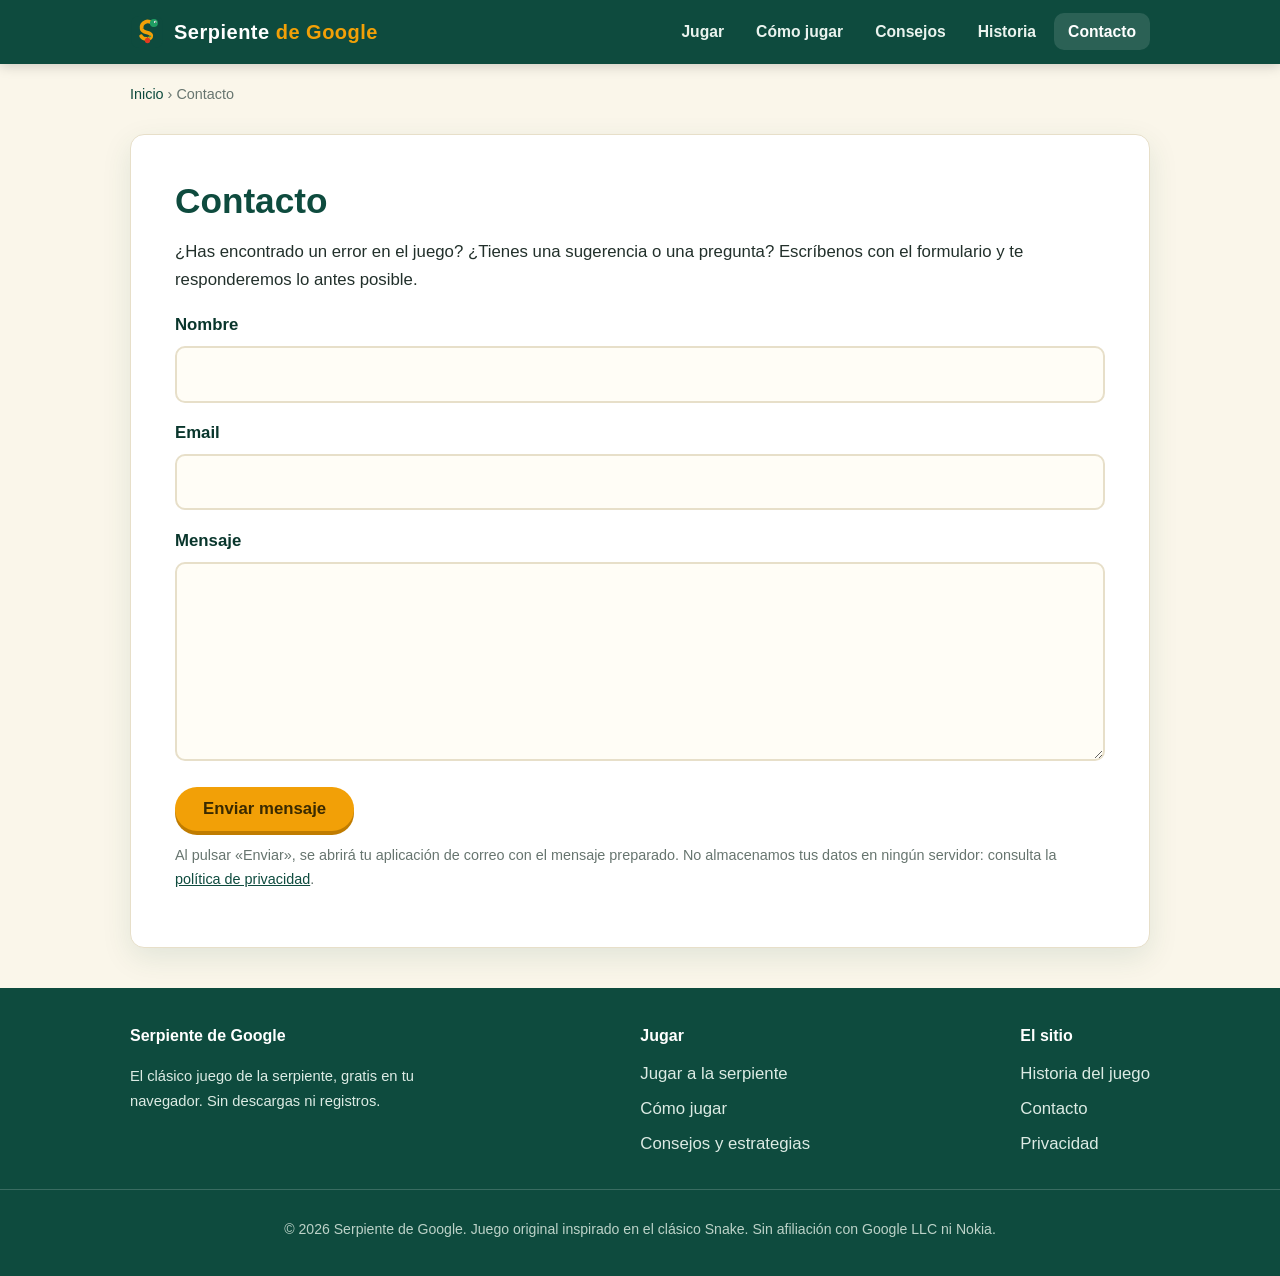
<file: contacto.html>
<!DOCTYPE html>
<html lang="es">
<head>
  <meta charset="UTF-8">
  <meta name="viewport" content="width=device-width, initial-scale=1.0">
  <title>Contacto | Serpiente de Google</title>
  <meta name="description" content="Contacta con el equipo de Serpiente de Google: sugerencias, errores o preguntas sobre el juego.">
  <meta name="robots" content="index, follow">
  <link rel="canonical" href="https://serpientedegoogle.vercel.app/contacto">
  <link rel="icon" type="image/svg+xml" href="/assets/img/favicon.svg">
  <meta property="og:type" content="website">
  <meta property="og:locale" content="es_ES">
  <meta property="og:site_name" content="Serpiente de Google">
  <meta property="og:title" content="Contacto | Serpiente de Google">
  <meta property="og:description" content="Sugerencias, errores o preguntas sobre el juego: escríbenos.">
  <meta property="og:url" content="https://serpientedegoogle.vercel.app/contacto">
  <link rel="stylesheet" href="/assets/css/style.css">
  <script type="application/ld+json">
  {
    "@context": "https://schema.org",
    "@graph": [
      {
        "@type": "WebSite",
        "@id": "https://serpientedegoogle.vercel.app/#website",
        "url": "https://serpientedegoogle.vercel.app/",
        "name": "Serpiente de Google",
        "inLanguage": "es"
      },
      {
        "@type": "WebPage",
        "@id": "https://serpientedegoogle.vercel.app/contacto#webpage",
        "url": "https://serpientedegoogle.vercel.app/contacto",
        "name": "Contacto | Serpiente de Google",
        "inLanguage": "es",
        "isPartOf": { "@id": "https://serpientedegoogle.vercel.app/#website" }
      },
      {
        "@type": "BreadcrumbList",
        "@id": "https://serpientedegoogle.vercel.app/contacto#breadcrumb",
        "itemListElement": [
          { "@type": "ListItem", "position": 1, "name": "Inicio", "item": "https://serpientedegoogle.vercel.app/" },
          { "@type": "ListItem", "position": 2, "name": "Contacto", "item": "https://serpientedegoogle.vercel.app/contacto" }
        ]
      }
    ]
  }
  </script>
</head>
<body>

<header class="site-header">
  <div class="wrap">
    <a class="brand" href="/">
      <img src="/assets/img/logo.svg" alt="Logotipo de Serpiente de Google" width="34" height="34">
      <span>Serpiente <em>de Google</em></span>
    </a>
    <button class="nav-toggle" aria-expanded="false" aria-controls="main-nav" aria-label="Abrir menú">☰</button>
    <nav class="main-nav" id="main-nav" aria-label="Navegación principal">
      <ul>
        <li><a href="/">Jugar</a></li>
        <li><a href="/como-jugar">Cómo jugar</a></li>
        <li><a href="/consejos">Consejos</a></li>
        <li><a href="/historia">Historia</a></li>
        <li><a href="/contacto" aria-current="page">Contacto</a></li>
      </ul>
    </nav>
  </div>
</header>

<main class="wrap">
  <nav class="breadcrumbs" aria-label="Migas de pan"><a href="/">Inicio</a> › Contacto</nav>

  <article class="content-card">
    <h1 style="color:var(--primary);font-size:clamp(1.6rem,3.5vw,2.2rem);margin:0 0 .4em;line-height:1.25;">Contacto</h1>
    <p>¿Has encontrado un error en el juego? ¿Tienes una sugerencia o una pregunta? Escríbenos con el formulario y te responderemos lo antes posible.</p>

    <form id="contact-form" novalidate>
      <div class="form-group">
        <label for="c-nombre">Nombre</label>
        <input type="text" id="c-nombre" name="nombre" autocomplete="name" required>
      </div>
      <div class="form-group">
        <label for="c-email">Email</label>
        <input type="email" id="c-email" name="email" autocomplete="email" required>
      </div>
      <div class="form-group">
        <label for="c-mensaje">Mensaje</label>
        <textarea id="c-mensaje" name="mensaje" rows="6" required></textarea>
      </div>
      <p class="form-note" id="form-note" role="status"></p>
      <button class="btn" type="submit">Enviar mensaje</button>
    </form>
    <p class="form-note">Al pulsar «Enviar», se abrirá tu aplicación de correo con el mensaje preparado. No almacenamos tus datos en ningún servidor: consulta la <a href="/privacidad">política de privacidad</a>.</p>
  </article>
</main>

<footer class="site-footer">
  <div class="wrap">
    <div class="footer-brand">
      <h3>Serpiente de Google</h3>
      <p>El clásico juego de la serpiente, gratis en tu navegador. Sin descargas ni registros.</p>
    </div>
    <div>
      <h3>Jugar</h3>
      <ul>
        <li><a href="/">Jugar a la serpiente</a></li>
        <li><a href="/como-jugar">Cómo jugar</a></li>
        <li><a href="/consejos">Consejos y estrategias</a></li>
      </ul>
    </div>
    <div>
      <h3>El sitio</h3>
      <ul>
        <li><a href="/historia">Historia del juego</a></li>
        <li><a href="/contacto">Contacto</a></li>
        <li><a href="/privacidad">Privacidad</a></li>
      </ul>
    </div>
  </div>
  <div class="footer-bottom">
    <p>© <span data-year>2026</span> Serpiente de Google. Juego original inspirado en el clásico Snake. Sin afiliación con Google LLC ni Nokia.</p>
  </div>
</footer>

<script src="/assets/js/main.js" defer></script>
</body>
</html>
</file>
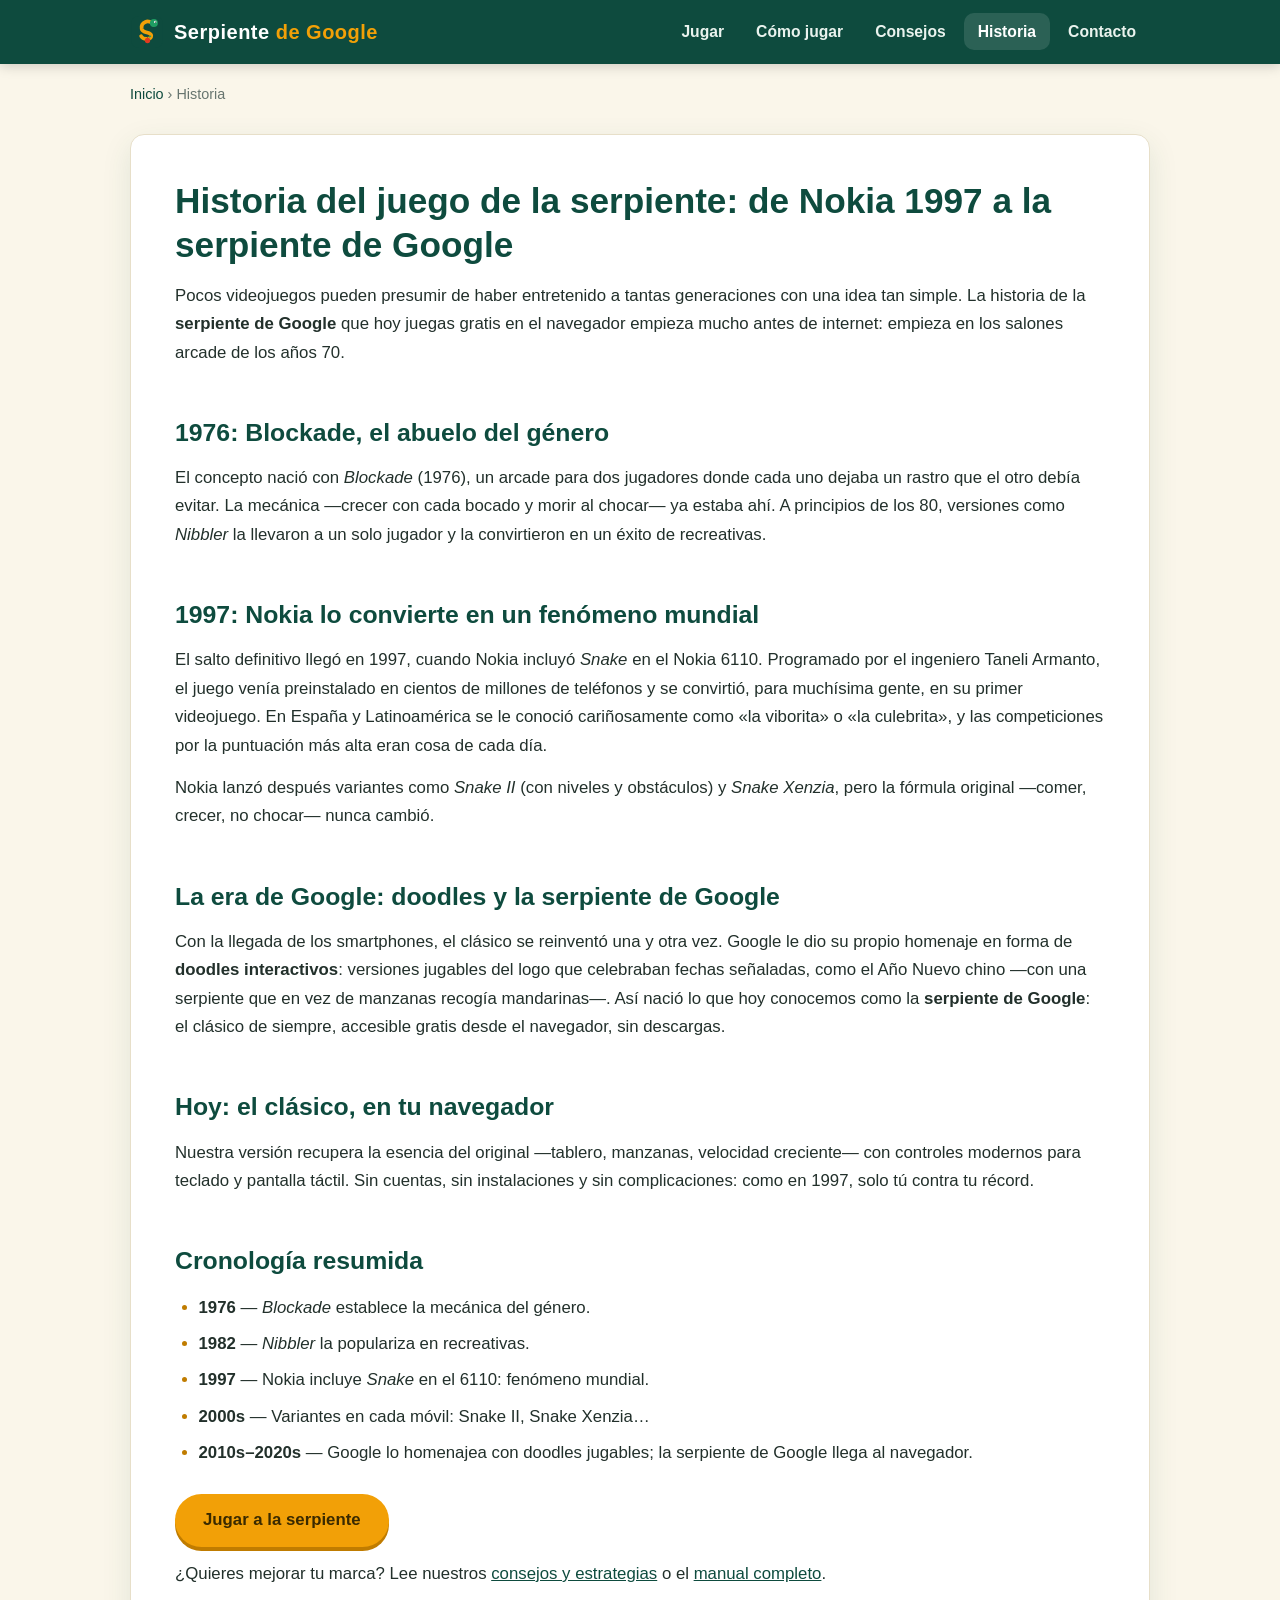
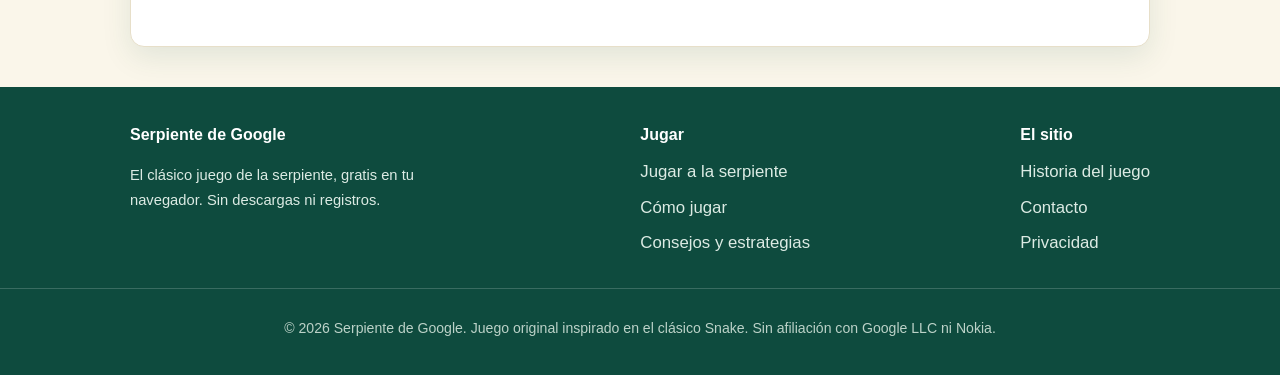
<file: historia.html>
<!DOCTYPE html>
<html lang="es">
<head>
  <meta charset="UTF-8">
  <meta name="viewport" content="width=device-width, initial-scale=1.0">
  <title>Historia del juego de la serpiente: de Nokia 1997 al doodle de Google</title>
  <meta name="description" content="La historia del juego de la serpiente: de Blockade (1976) y los Nokia de 1997 a la serpiente de Google y sus doodles interactivos.">
  <meta name="robots" content="index, follow">
  <link rel="canonical" href="https://serpientedegoogle.vercel.app/historia">
  <link rel="icon" type="image/svg+xml" href="/assets/img/favicon.svg">
  <meta property="og:type" content="article">
  <meta property="og:locale" content="es_ES">
  <meta property="og:site_name" content="Serpiente de Google">
  <meta property="og:title" content="Historia del juego de la serpiente: de Nokia 1997 al doodle de Google">
  <meta property="og:description" content="De Blockade (1976) a los Nokia de 1997 y los doodles de Google: el viaje de un clásico.">
  <meta property="og:url" content="https://serpientedegoogle.vercel.app/historia">
  <meta property="og:image" content="https://serpientedegoogle.vercel.app/assets/img/og-cover.png">
  <meta name="twitter:card" content="summary_large_image">
  <link rel="stylesheet" href="/assets/css/style.css">
  <script type="application/ld+json">
  {
    "@context": "https://schema.org",
    "@graph": [
      {
        "@type": "WebSite",
        "@id": "https://serpientedegoogle.vercel.app/#website",
        "url": "https://serpientedegoogle.vercel.app/",
        "name": "Serpiente de Google",
        "inLanguage": "es"
      },
      {
        "@type": "Article",
        "@id": "https://serpientedegoogle.vercel.app/historia#article",
        "headline": "Historia del juego de la serpiente: de Nokia 1997 al doodle de Google",
        "description": "La historia del juego de la serpiente: de Blockade (1976) y los Nokia de 1997 a la serpiente de Google.",
        "inLanguage": "es",
        "mainEntityOfPage": "https://serpientedegoogle.vercel.app/historia"
      },
      {
        "@type": "BreadcrumbList",
        "@id": "https://serpientedegoogle.vercel.app/historia#breadcrumb",
        "itemListElement": [
          { "@type": "ListItem", "position": 1, "name": "Inicio", "item": "https://serpientedegoogle.vercel.app/" },
          { "@type": "ListItem", "position": 2, "name": "Historia", "item": "https://serpientedegoogle.vercel.app/historia" }
        ]
      }
    ]
  }
  </script>
</head>
<body>

<header class="site-header">
  <div class="wrap">
    <a class="brand" href="/">
      <img src="/assets/img/logo.svg" alt="Logotipo de Serpiente de Google" width="34" height="34">
      <span>Serpiente <em>de Google</em></span>
    </a>
    <button class="nav-toggle" aria-expanded="false" aria-controls="main-nav" aria-label="Abrir menú">☰</button>
    <nav class="main-nav" id="main-nav" aria-label="Navegación principal">
      <ul>
        <li><a href="/">Jugar</a></li>
        <li><a href="/como-jugar">Cómo jugar</a></li>
        <li><a href="/consejos">Consejos</a></li>
        <li><a href="/historia" aria-current="page">Historia</a></li>
        <li><a href="/contacto">Contacto</a></li>
      </ul>
    </nav>
  </div>
</header>

<main class="wrap">
  <nav class="breadcrumbs" aria-label="Migas de pan"><a href="/">Inicio</a> › Historia</nav>

  <article class="content-card">
    <h1 style="color:var(--primary);font-size:clamp(1.6rem,3.5vw,2.2rem);margin:0 0 .4em;line-height:1.25;">Historia del juego de la serpiente: de Nokia 1997 a la serpiente de Google</h1>
    <p>Pocos videojuegos pueden presumir de haber entretenido a tantas generaciones con una idea tan simple. La historia de la <strong>serpiente de Google</strong> que hoy juegas gratis en el navegador empieza mucho antes de internet: empieza en los salones arcade de los años 70.</p>

    <h2>1976: Blockade, el abuelo del género</h2>
    <p>El concepto nació con <em>Blockade</em> (1976), un arcade para dos jugadores donde cada uno dejaba un rastro que el otro debía evitar. La mecánica —crecer con cada bocado y morir al chocar— ya estaba ahí. A principios de los 80, versiones como <em>Nibbler</em> la llevaron a un solo jugador y la convirtieron en un éxito de recreativas.</p>

    <h2>1997: Nokia lo convierte en un fenómeno mundial</h2>
    <p>El salto definitivo llegó en 1997, cuando Nokia incluyó <em>Snake</em> en el Nokia 6110. Programado por el ingeniero Taneli Armanto, el juego venía preinstalado en cientos de millones de teléfonos y se convirtió, para muchísima gente, en su primer videojuego. En España y Latinoamérica se le conoció cariñosamente como «la viborita» o «la culebrita», y las competiciones por la puntuación más alta eran cosa de cada día.</p>
    <p>Nokia lanzó después variantes como <em>Snake II</em> (con niveles y obstáculos) y <em>Snake Xenzia</em>, pero la fórmula original —comer, crecer, no chocar— nunca cambió.</p>

    <h2>La era de Google: doodles y la serpiente de Google</h2>
    <p>Con la llegada de los smartphones, el clásico se reinventó una y otra vez. Google le dio su propio homenaje en forma de <strong>doodles interactivos</strong>: versiones jugables del logo que celebraban fechas señaladas, como el Año Nuevo chino —con una serpiente que en vez de manzanas recogía mandarinas—. Así nació lo que hoy conocemos como la <strong>serpiente de Google</strong>: el clásico de siempre, accesible gratis desde el navegador, sin descargas.</p>

    <h2>Hoy: el clásico, en tu navegador</h2>
    <p>Nuestra versión recupera la esencia del original —tablero, manzanas, velocidad creciente— con controles modernos para teclado y pantalla táctil. Sin cuentas, sin instalaciones y sin complicaciones: como en 1997, solo tú contra tu récord.</p>

    <h2>Cronología resumida</h2>
    <ul>
      <li><strong>1976</strong> — <em>Blockade</em> establece la mecánica del género.</li>
      <li><strong>1982</strong> — <em>Nibbler</em> la populariza en recreativas.</li>
      <li><strong>1997</strong> — Nokia incluye <em>Snake</em> en el 6110: fenómeno mundial.</li>
      <li><strong>2000s</strong> — Variantes en cada móvil: Snake II, Snake Xenzia…</li>
      <li><strong>2010s–2020s</strong> — Google lo homenajea con doodles jugables; la serpiente de Google llega al navegador.</li>
    </ul>

    <p style="margin-top:1.6em;"><a class="btn" href="/">Jugar a la serpiente</a></p>
    <p>¿Quieres mejorar tu marca? Lee nuestros <a href="/consejos">consejos y estrategias</a> o el <a href="/como-jugar">manual completo</a>.</p>
  </article>
</main>

<footer class="site-footer">
  <div class="wrap">
    <div class="footer-brand">
      <h3>Serpiente de Google</h3>
      <p>El clásico juego de la serpiente, gratis en tu navegador. Sin descargas ni registros.</p>
    </div>
    <div>
      <h3>Jugar</h3>
      <ul>
        <li><a href="/">Jugar a la serpiente</a></li>
        <li><a href="/como-jugar">Cómo jugar</a></li>
        <li><a href="/consejos">Consejos y estrategias</a></li>
      </ul>
    </div>
    <div>
      <h3>El sitio</h3>
      <ul>
        <li><a href="/historia">Historia del juego</a></li>
        <li><a href="/contacto">Contacto</a></li>
        <li><a href="/privacidad">Privacidad</a></li>
      </ul>
    </div>
  </div>
  <div class="footer-bottom">
    <p>© <span data-year>2026</span> Serpiente de Google. Juego original inspirado en el clásico Snake. Sin afiliación con Google LLC ni Nokia.</p>
  </div>
</footer>

<script src="/assets/js/main.js" defer></script>
</body>
</html>
</file>
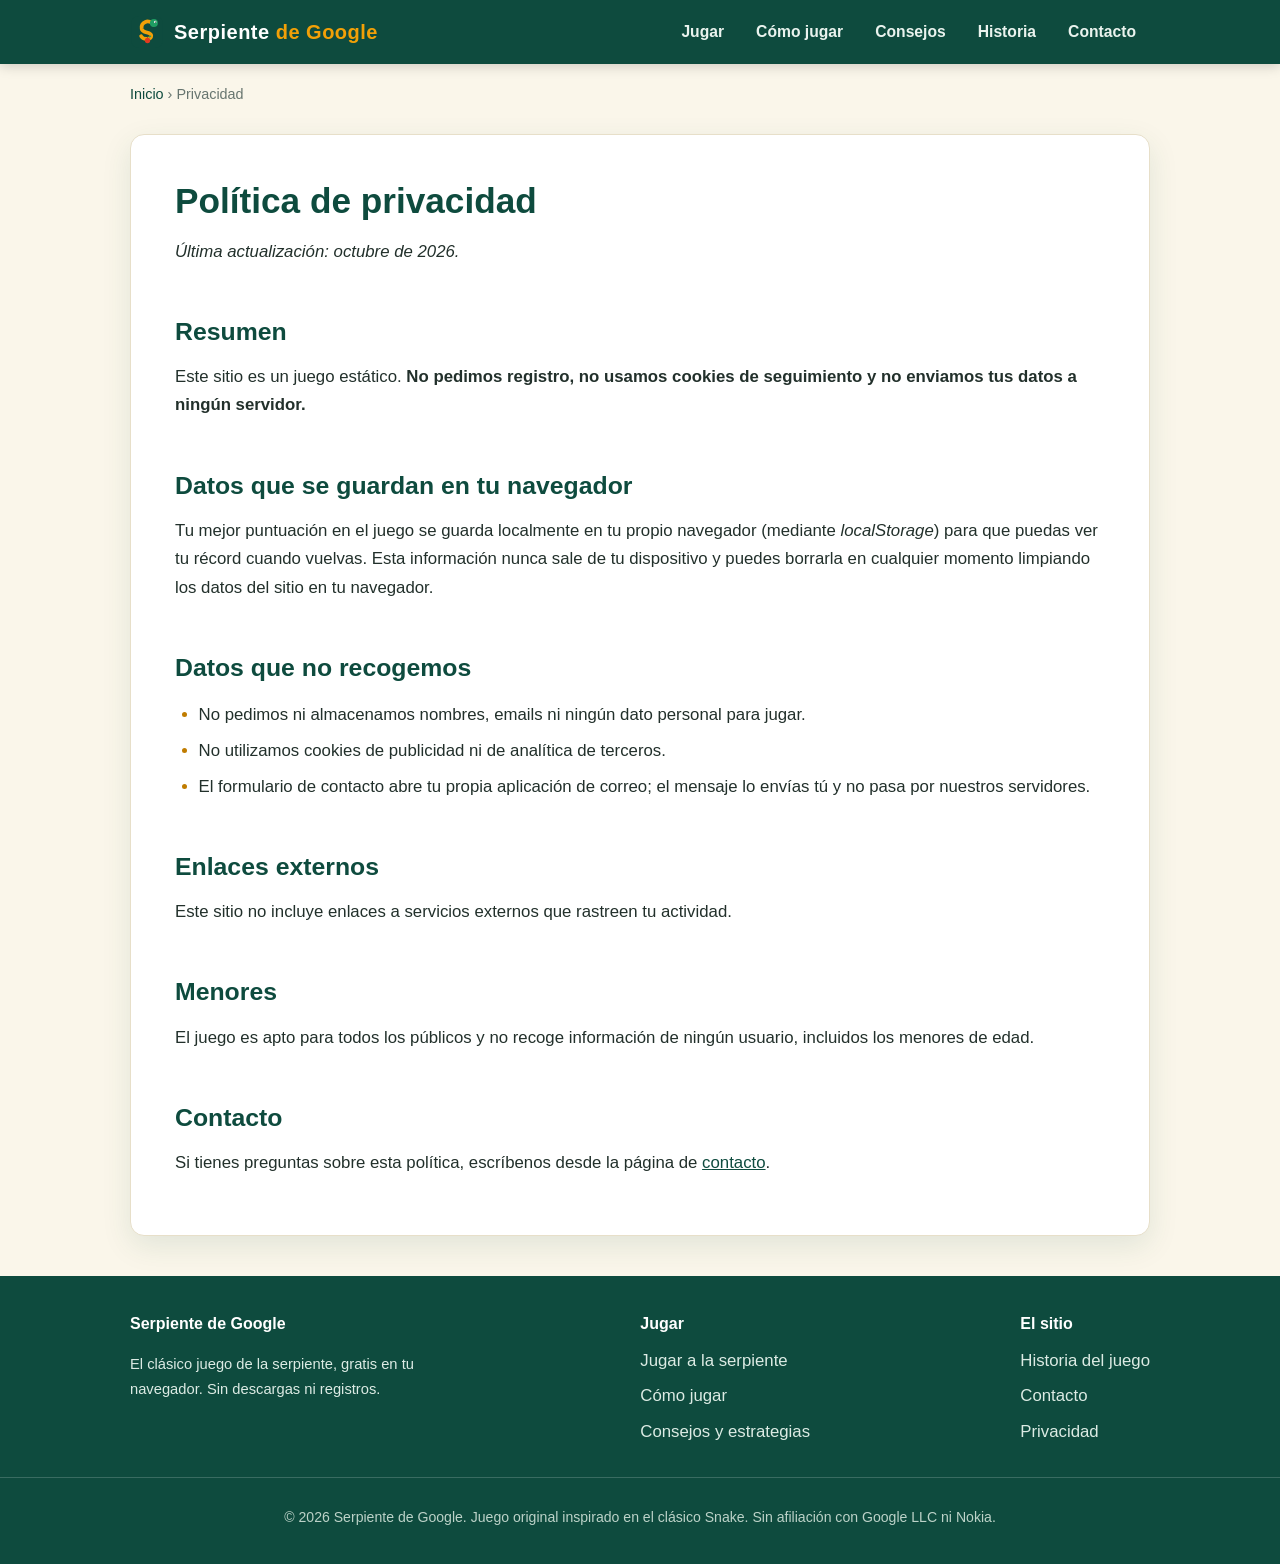
<file: privacidad.html>
<!DOCTYPE html>
<html lang="es">
<head>
  <meta charset="UTF-8">
  <meta name="viewport" content="width=device-width, initial-scale=1.0">
  <title>Política de privacidad | Serpiente de Google</title>
  <meta name="description" content="Política de privacidad de Serpiente de Google: qué datos se guardan (solo en tu navegador) y cuáles no recogemos.">
  <meta name="robots" content="index, follow">
  <link rel="canonical" href="https://serpientedegoogle.vercel.app/privacidad">
  <link rel="icon" type="image/svg+xml" href="/assets/img/favicon.svg">
  <meta property="og:type" content="website">
  <meta property="og:locale" content="es_ES">
  <meta property="og:site_name" content="Serpiente de Google">
  <meta property="og:title" content="Política de privacidad | Serpiente de Google">
  <meta property="og:url" content="https://serpientedegoogle.vercel.app/privacidad">
  <link rel="stylesheet" href="/assets/css/style.css">
</head>
<body>

<header class="site-header">
  <div class="wrap">
    <a class="brand" href="/">
      <img src="/assets/img/logo.svg" alt="Logotipo de Serpiente de Google" width="34" height="34">
      <span>Serpiente <em>de Google</em></span>
    </a>
    <button class="nav-toggle" aria-expanded="false" aria-controls="main-nav" aria-label="Abrir menú">☰</button>
    <nav class="main-nav" id="main-nav" aria-label="Navegación principal">
      <ul>
        <li><a href="/">Jugar</a></li>
        <li><a href="/como-jugar">Cómo jugar</a></li>
        <li><a href="/consejos">Consejos</a></li>
        <li><a href="/historia">Historia</a></li>
        <li><a href="/contacto">Contacto</a></li>
      </ul>
    </nav>
  </div>
</header>

<main class="wrap">
  <nav class="breadcrumbs" aria-label="Migas de pan"><a href="/">Inicio</a> › Privacidad</nav>

  <article class="content-card">
    <h1 style="color:var(--primary);font-size:clamp(1.6rem,3.5vw,2.2rem);margin:0 0 .4em;line-height:1.25;">Política de privacidad</h1>
    <p><em>Última actualización: octubre de 2026.</em></p>

    <h2>Resumen</h2>
    <p>Este sitio es un juego estático. <strong>No pedimos registro, no usamos cookies de seguimiento y no enviamos tus datos a ningún servidor.</strong></p>

    <h2>Datos que se guardan en tu navegador</h2>
    <p>Tu mejor puntuación en el juego se guarda localmente en tu propio navegador (mediante <em>localStorage</em>) para que puedas ver tu récord cuando vuelvas. Esta información nunca sale de tu dispositivo y puedes borrarla en cualquier momento limpiando los datos del sitio en tu navegador.</p>

    <h2>Datos que no recogemos</h2>
    <ul>
      <li>No pedimos ni almacenamos nombres, emails ni ningún dato personal para jugar.</li>
      <li>No utilizamos cookies de publicidad ni de analítica de terceros.</li>
      <li>El formulario de contacto abre tu propia aplicación de correo; el mensaje lo envías tú y no pasa por nuestros servidores.</li>
    </ul>

    <h2>Enlaces externos</h2>
    <p>Este sitio no incluye enlaces a servicios externos que rastreen tu actividad.</p>

    <h2>Menores</h2>
    <p>El juego es apto para todos los públicos y no recoge información de ningún usuario, incluidos los menores de edad.</p>

    <h2>Contacto</h2>
    <p>Si tienes preguntas sobre esta política, escríbenos desde la página de <a href="/contacto">contacto</a>.</p>
  </article>
</main>

<footer class="site-footer">
  <div class="wrap">
    <div class="footer-brand">
      <h3>Serpiente de Google</h3>
      <p>El clásico juego de la serpiente, gratis en tu navegador. Sin descargas ni registros.</p>
    </div>
    <div>
      <h3>Jugar</h3>
      <ul>
        <li><a href="/">Jugar a la serpiente</a></li>
        <li><a href="/como-jugar">Cómo jugar</a></li>
        <li><a href="/consejos">Consejos y estrategias</a></li>
      </ul>
    </div>
    <div>
      <h3>El sitio</h3>
      <ul>
        <li><a href="/historia">Historia del juego</a></li>
        <li><a href="/contacto">Contacto</a></li>
        <li><a href="/privacidad">Privacidad</a></li>
      </ul>
    </div>
  </div>
  <div class="footer-bottom">
    <p>© <span data-year>2026</span> Serpiente de Google. Juego original inspirado en el clásico Snake. Sin afiliación con Google LLC ni Nokia.</p>
  </div>
</footer>

<script src="/assets/js/main.js" defer></script>
</body>
</html>
</file>
<file: assets/css/style.css>
/* Serpiente de Google — design system (original)
   Color scheme: deep forest teal + warm amber on cream.
   Pure CSS, no frameworks. */

:root {
  --bg: #faf6ea;
  --card: #ffffff;
  --ink: #22302b;
  --muted: #67756f;
  --line: #e7dfc9;
  --primary: #0e4b3e;
  --primary-dark: #09362c;
  --primary-soft: #e3efe9;
  --accent: #f2a007;
  --accent-dark: #c07c00;
  --accent-soft: #fdf0d3;
  --snake: #1f9d63;
  --snake-dark: #157347;
  --board-a: #edf7dc;
  --board-b: #ddf0c4;
  --danger: #c0392b;
  --radius: 14px;
  --shadow: 0 10px 30px rgba(14, 75, 62, .10);
  --font: -apple-system, BlinkMacSystemFont, "Segoe UI", Roboto, "Helvetica Neue",
          Arial, "Noto Sans", "Liberation Sans", sans-serif;
}

* { box-sizing: border-box; }
html { scroll-behavior: smooth; }
body {
  margin: 0;
  font-family: var(--font);
  color: var(--ink);
  background: var(--bg);
  line-height: 1.7;
  font-size: 1.05rem;
  -webkit-font-smoothing: antialiased;
}
img { max-width: 100%; height: auto; display: block; }
a { color: var(--primary); }
a:hover { color: var(--accent-dark); }

.wrap { max-width: 1060px; margin: 0 auto; padding: 0 20px; }

/* ---------- Header ---------- */
.site-header {
  background: var(--primary);
  color: #fff;
  position: sticky;
  top: 0;
  z-index: 50;
  box-shadow: 0 2px 12px rgba(0,0,0,.18);
}
.site-header .wrap {
  display: flex;
  align-items: center;
  justify-content: space-between;
  gap: 12px;
  min-height: 64px;
}
.brand {
  display: flex;
  align-items: center;
  gap: 10px;
  color: #fff;
  text-decoration: none;
  font-weight: 800;
  font-size: 1.25rem;
  letter-spacing: .5px;
}
.brand img { width: 34px; height: 34px; }
.brand span em { font-style: normal; color: var(--accent); }

.main-nav ul {
  list-style: none;
  display: flex;
  gap: 4px;
  margin: 0;
  padding: 0;
}
.main-nav a {
  color: #eaf3ee;
  text-decoration: none;
  padding: 10px 14px;
  border-radius: 10px;
  font-weight: 600;
  font-size: .98rem;
}
.main-nav a:hover, .main-nav a[aria-current="page"] {
  background: rgba(255,255,255,.12);
  color: #fff;
}
.nav-toggle {
  display: none;
  background: transparent;
  border: 2px solid rgba(255,255,255,.4);
  border-radius: 10px;
  color: #fff;
  font-size: 1.3rem;
  padding: 6px 12px;
  cursor: pointer;
}

/* ---------- Hero / game ---------- */
.hero {
  text-align: center;
  padding: 34px 0 10px;
}
.hero h1 {
  color: var(--primary);
  font-size: clamp(1.7rem, 4vw, 2.6rem);
  line-height: 1.2;
  margin: 0 0 8px;
  letter-spacing: -.5px;
}
.hero .lede {
  color: var(--muted);
  max-width: 640px;
  margin: 0 auto 20px;
  font-size: 1.08rem;
}

.game-shell {
  max-width: 560px;
  margin: 0 auto;
  background: var(--card);
  border: 1px solid var(--line);
  border-radius: var(--radius);
  box-shadow: var(--shadow);
  overflow: hidden;
}
.game-bar {
  display: flex;
  align-items: center;
  justify-content: space-between;
  gap: 10px;
  background: var(--primary);
  color: #fff;
  padding: 10px 16px;
  font-weight: 700;
}
.game-bar .score { display: flex; align-items: center; gap: 8px; font-size: 1.1rem; }
.game-bar .best { font-size: .9rem; opacity: .85; font-weight: 600; }
.game-bar .controls { display: flex; gap: 8px; }
.icon-btn {
  background: rgba(255,255,255,.14);
  border: none;
  color: #fff;
  border-radius: 10px;
  width: 40px; height: 40px;
  font-size: 1.15rem;
  cursor: pointer;
  display: inline-flex; align-items: center; justify-content: center;
}
.icon-btn:hover { background: rgba(255,255,255,.28); }
.icon-btn:focus-visible { outline: 3px solid var(--accent); outline-offset: 2px; }

.game-board-wrap { position: relative; background: var(--board-a); }
#game-canvas {
  width: 100%;
  aspect-ratio: 1 / 1;
  display: block;
  touch-action: none;
  cursor: pointer;
}
.game-overlay {
  position: absolute;
  inset: 0;
  display: flex;
  flex-direction: column;
  align-items: center;
  justify-content: center;
  gap: 12px;
  background: rgba(9, 54, 44, .78);
  color: #fff;
  text-align: center;
  padding: 24px;
  border-radius: 0;
}
.game-overlay[hidden] { display: none; }
.game-overlay h2 { margin: 0; font-size: 1.6rem; }
.game-overlay p { margin: 0; opacity: .92; max-width: 380px; }
.btn {
  display: inline-block;
  background: var(--accent);
  color: #3a2a00;
  border: none;
  font-weight: 800;
  font-size: 1.05rem;
  padding: 12px 28px;
  border-radius: 999px;
  cursor: pointer;
  text-decoration: none;
  box-shadow: 0 4px 0 var(--accent-dark);
  transition: transform .08s ease, box-shadow .08s ease;
}
.btn:hover { transform: translateY(-1px); color: #3a2a00; }
.btn:active { transform: translateY(2px); box-shadow: 0 1px 0 var(--accent-dark); }
.btn:focus-visible { outline: 3px solid var(--primary); outline-offset: 3px; }
.btn-secondary {
  background: var(--primary);
  color: #fff;
  box-shadow: 0 4px 0 var(--primary-dark);
}
.btn-secondary:hover { color: #fff; }

.dpad {
  display: none;
  grid-template-columns: repeat(3, 56px);
  grid-template-rows: repeat(3, 56px);
  gap: 6px;
  justify-content: center;
  padding: 14px 0 18px;
  background: var(--card);
}
.dpad button {
  border: 2px solid var(--line);
  background: var(--primary-soft);
  border-radius: 12px;
  font-size: 1.4rem;
  cursor: pointer;
  color: var(--primary);
  touch-action: manipulation;
}
.dpad button:active { background: var(--accent-soft); }
.dpad .up { grid-column: 2; grid-row: 1; }
.dpad .left { grid-column: 1; grid-row: 2; }
.dpad .down { grid-column: 2; grid-row: 2; }
.dpad .right { grid-column: 3; grid-row: 2; }
@media (pointer: coarse) { .dpad { display: grid; } }

.game-hint {
  text-align: center;
  color: var(--muted);
  font-size: .92rem;
  margin: 10px 0 0;
}

/* ---------- Content card ---------- */
.content-card {
  background: var(--card);
  border: 1px solid var(--line);
  border-radius: var(--radius);
  box-shadow: var(--shadow);
  padding: clamp(22px, 4vw, 44px);
  margin: 28px 0;
}
.content-card h2 {
  color: var(--primary);
  font-size: 1.55rem;
  margin: 2em 0 .6em;
  line-height: 1.3;
}
.content-card h2:first-child { margin-top: 0; }
.content-card h3 { color: var(--primary-dark); font-size: 1.2rem; margin: 1.4em 0 .4em; }
.content-card p { margin: .8em 0; }
.content-card ul, .content-card ol { padding-left: 1.4em; }
.content-card li { margin: .45em 0; }
.content-card li::marker { color: var(--accent-dark); font-weight: 700; }
.rule-list { list-style: none; padding-left: 0; }
.rule-list li {
  background: var(--primary-soft);
  border-left: 5px solid var(--primary);
  border-radius: 0 10px 10px 0;
  padding: 10px 16px;
  margin: .7em 0;
}
.rule-list li strong { color: var(--primary-dark); }

.figure {
  margin: 22px 0;
  border-radius: 12px;
  overflow: hidden;
  border: 1px solid var(--line);
}
.figure figcaption {
  background: var(--primary-soft);
  color: var(--primary-dark);
  font-size: .9rem;
  padding: 8px 14px;
}

/* ---------- FAQ accordion ---------- */
.faq-item {
  border: 1px solid var(--line);
  border-radius: 12px;
  margin: .7em 0;
  overflow: hidden;
  background: #fff;
}
.faq-q {
  width: 100%;
  text-align: left;
  background: none;
  border: none;
  padding: 14px 18px;
  font-size: 1.02rem;
  font-weight: 700;
  color: var(--primary-dark);
  cursor: pointer;
  display: flex;
  justify-content: space-between;
  align-items: center;
  gap: 12px;
}
.faq-q::after {
  content: "+";
  font-size: 1.5rem;
  color: var(--accent-dark);
  flex-shrink: 0;
  transition: transform .2s ease;
}
.faq-item.open .faq-q::after { transform: rotate(45deg); }
.faq-a { padding: 0 18px; max-height: 0; overflow: hidden; transition: max-height .25s ease; }
.faq-item.open .faq-a { padding-bottom: 16px; }
.faq-a p { margin: .4em 0; }

/* ---------- Cards / related ---------- */
.card-grid {
  display: grid;
  grid-template-columns: repeat(auto-fit, minmax(240px, 1fr));
  gap: 16px;
  margin: 18px 0;
}
.card {
  border: 1px solid var(--line);
  border-radius: 12px;
  padding: 20px;
  background: #fff;
  text-decoration: none;
  color: var(--ink);
  transition: transform .15s ease, box-shadow .15s ease;
  display: block;
}
.card:hover { transform: translateY(-3px); box-shadow: var(--shadow); color: var(--ink); }
.card h3 { margin: 0 0 6px; color: var(--primary); font-size: 1.1rem; }
.card p { margin: 0; color: var(--muted); font-size: .95rem; }

/* ---------- Breadcrumbs ---------- */
.breadcrumbs { font-size: .9rem; color: var(--muted); margin: 18px 0 0; }
.breadcrumbs a { color: var(--primary); text-decoration: none; }
.breadcrumbs a:hover { text-decoration: underline; }

/* ---------- Forms ---------- */
.form-group { margin: 1em 0; }
.form-group label { display: block; font-weight: 700; margin-bottom: 6px; color: var(--primary-dark); }
.form-group input, .form-group textarea {
  width: 100%;
  padding: 12px 14px;
  border: 2px solid var(--line);
  border-radius: 10px;
  font: inherit;
  background: #fffdf6;
}
.form-group input:focus, .form-group textarea:focus {
  outline: none;
  border-color: var(--primary);
  box-shadow: 0 0 0 3px rgba(14,75,62,.15);
}
.form-note { font-size: .9rem; color: var(--muted); }

/* ---------- Footer ---------- */
.site-footer {
  background: var(--primary);
  color: #dcebe4;
  margin-top: 40px;
}
.site-footer .wrap {
  display: flex;
  flex-wrap: wrap;
  gap: 28px;
  justify-content: space-between;
  padding-top: 34px;
  padding-bottom: 24px;
}
.site-footer h3 { color: #fff; font-size: 1rem; margin: 0 0 10px; }
.site-footer ul { list-style: none; margin: 0; padding: 0; }
.site-footer li { margin: .4em 0; }
.site-footer a { color: #dcebe4; text-decoration: none; }
.site-footer a:hover { color: var(--accent); text-decoration: underline; }
.footer-bottom {
  border-top: 1px solid rgba(255,255,255,.18);
  padding: 14px 0 20px;
  font-size: .88rem;
  color: #bcd2c8;
  text-align: center;
}
.footer-brand { max-width: 300px; }
.footer-brand p { font-size: .92rem; }

/* ---------- 404 ---------- */
.notfound { text-align: center; padding: 60px 20px; }
.notfound .big { font-size: 5rem; font-weight: 900; color: var(--primary); line-height: 1; }

/* ---------- Responsive ---------- */
@media (max-width: 760px) {
  .nav-toggle { display: inline-block; }
  .main-nav {
    position: absolute;
    top: 64px; left: 0; right: 0;
    background: var(--primary-dark);
    display: none;
  }
  .main-nav.open { display: block; }
  .main-nav ul { flex-direction: column; padding: 10px; }
  .main-nav a { display: block; }
  .site-header .wrap { position: relative; }
  body { font-size: 1rem; }
}

@media (prefers-reduced-motion: reduce) {
  html { scroll-behavior: auto; }
  * { transition: none !important; animation: none !important; }
}
</file>
